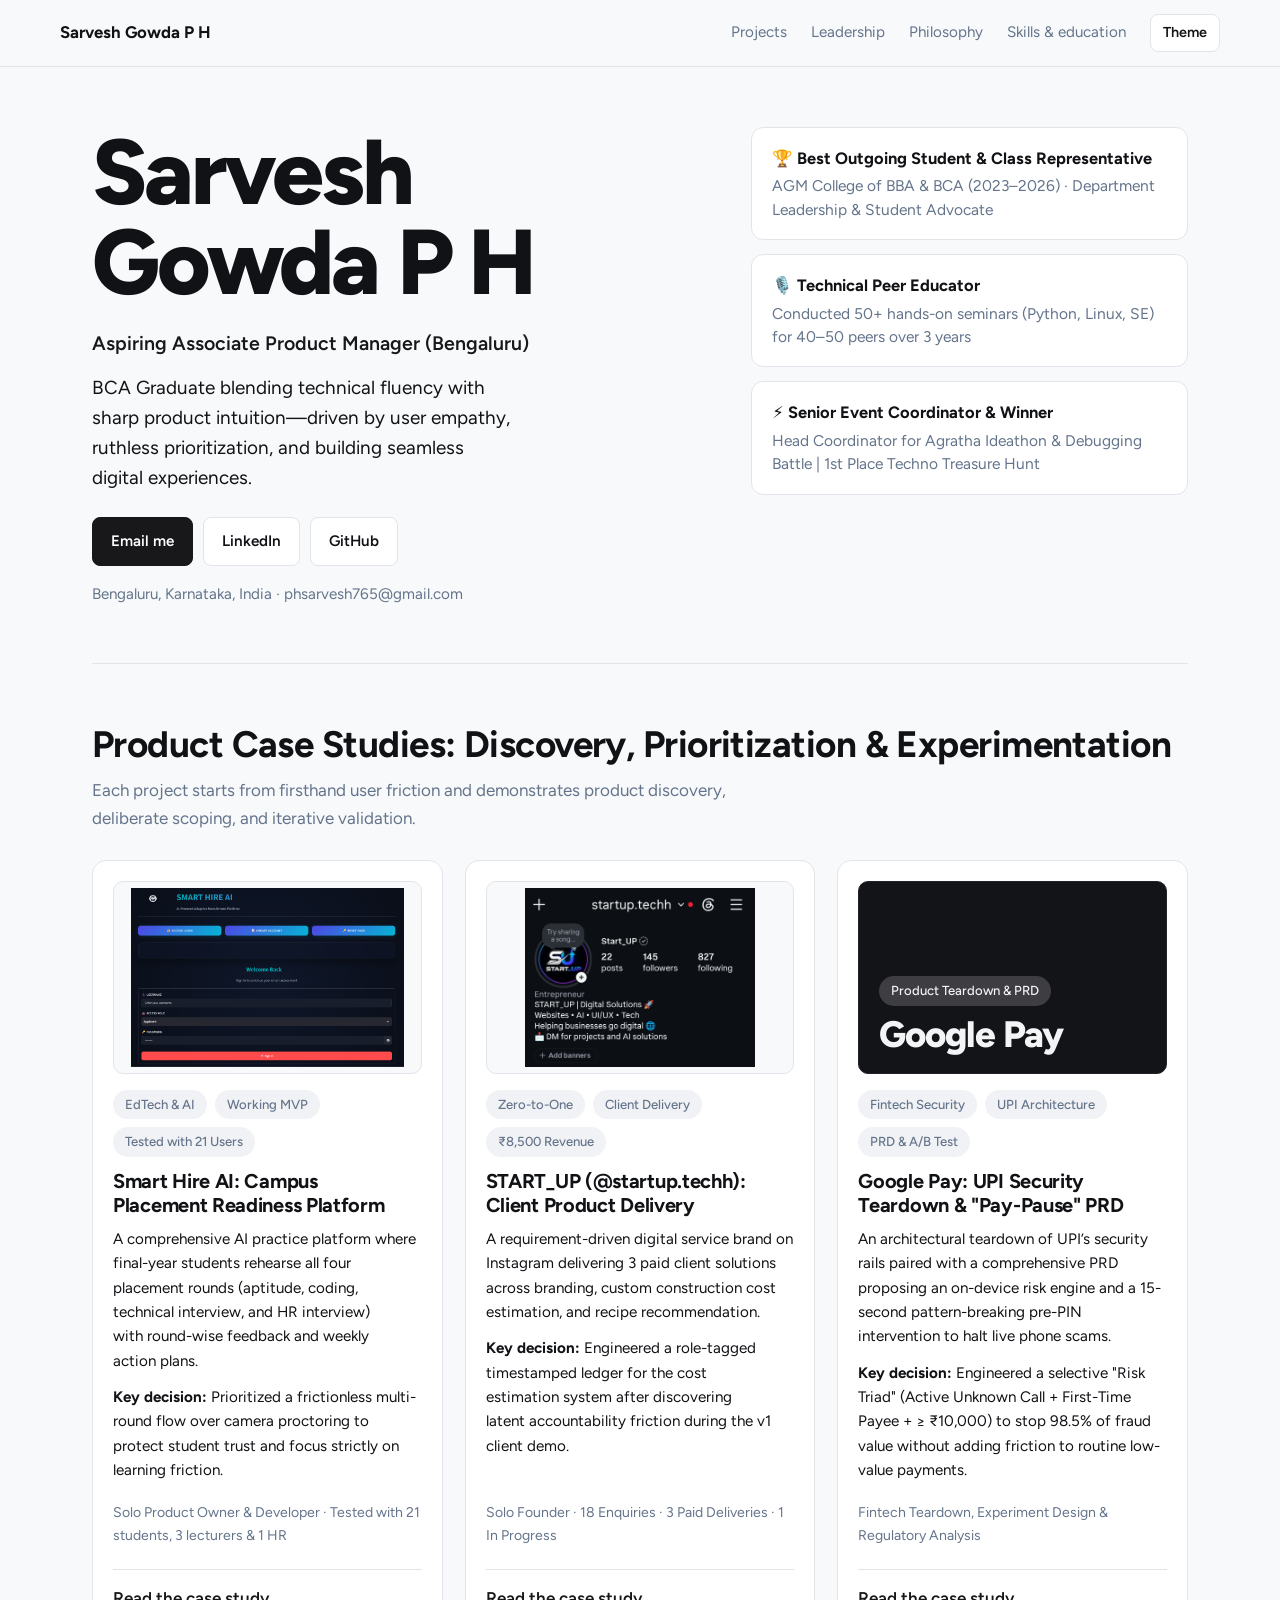
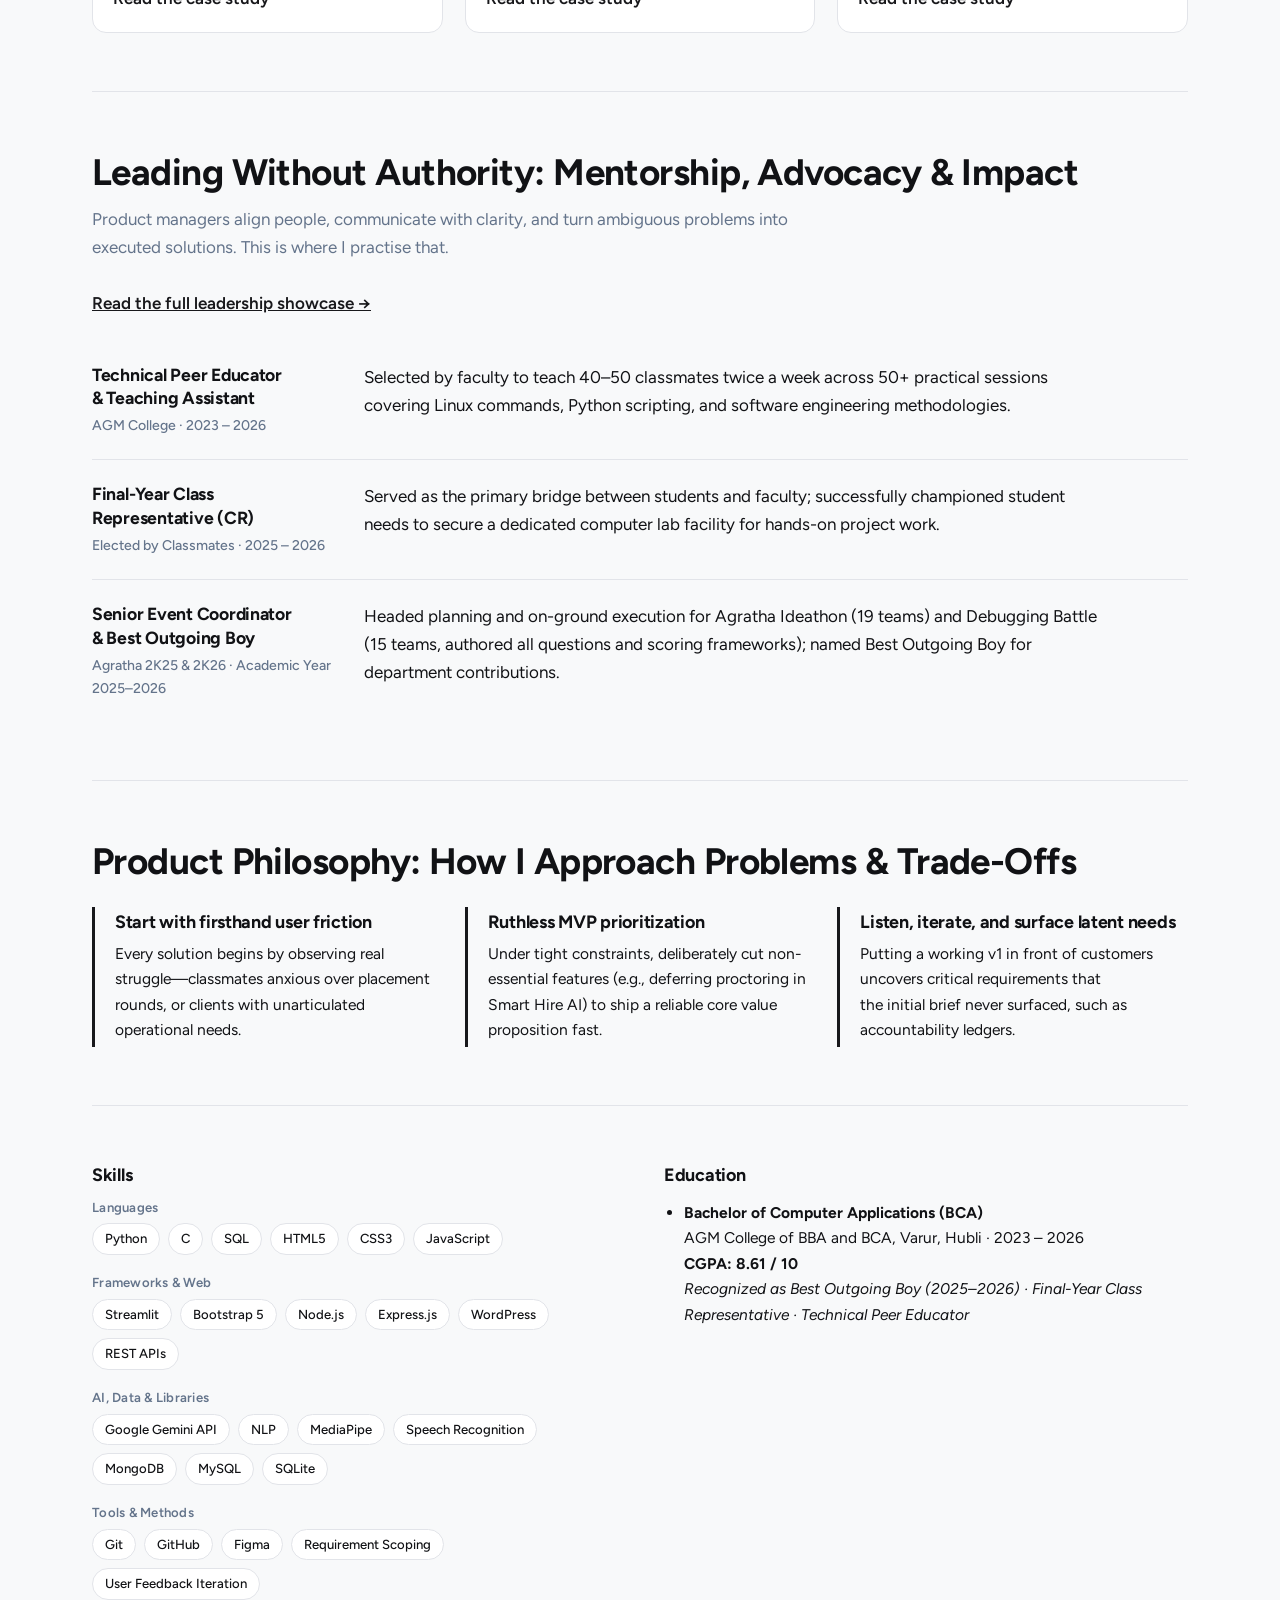
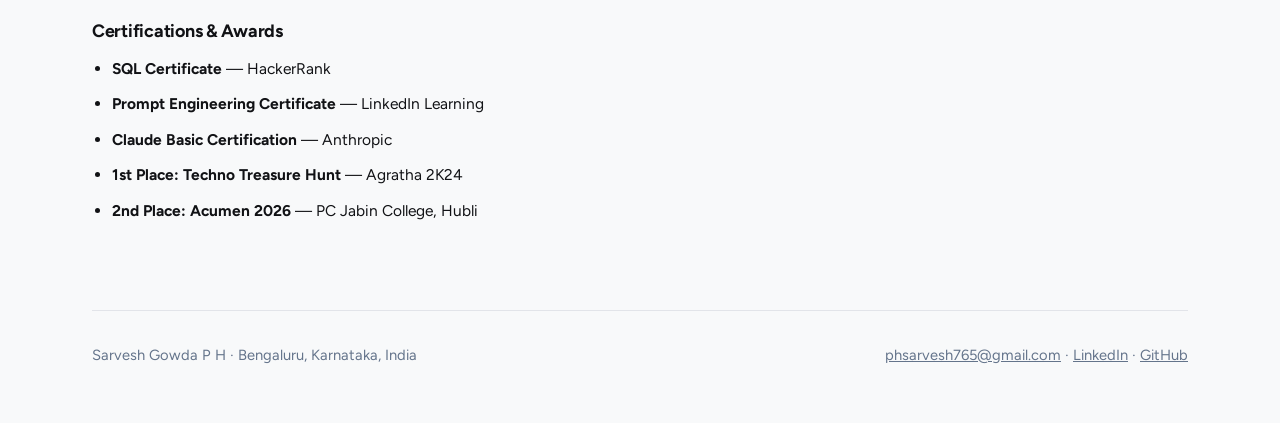
<file: index.html>
<!DOCTYPE html>
<html lang="en">
<head>
<meta charset="utf-8">
<meta name="viewport" content="width=device-width, initial-scale=1, viewport-fit=cover">
<title>Sarvesh Gowda P H | Associate Product Manager Portfolio</title>
<meta name="description" content="BCA Graduate (8.61 CGPA) blending technical fluency with sharp product intuition—driven by user empathy, ruthless prioritization, and building seamless digital experiences.">
<meta property="og:type" content="website">
<meta property="og:title" content="Sarvesh Gowda P H | Associate Product Manager Portfolio">
<meta property="og:description" content="BCA Graduate (8.61 CGPA) blending technical fluency with sharp product intuition—driven by user empathy, ruthless prioritization, and building seamless digital experiences.">
<meta property="og:url" content="https://phsarvesh765-max.github.io/Product_Portfolio/">
<meta name="twitter:card" content="summary_large_image">
<meta name="twitter:title" content="Sarvesh Gowda P H | Associate Product Manager Portfolio">
<meta name="twitter:description" content="BCA Graduate (8.61 CGPA) blending technical fluency with sharp product intuition—driven by user empathy, ruthless prioritization, and building seamless digital experiences.">
<link rel="icon" href="favicon.svg" type="image/svg+xml">
<link rel="preconnect" href="https://fonts.googleapis.com"><link rel="preconnect" href="https://fonts.gstatic.com" crossorigin>
<link href="https://fonts.googleapis.com/css2?family=Figtree:wght@400;500;600;700;800&display=swap" rel="stylesheet">
<link rel="stylesheet" href="style.css">
</head>
<body>
<div class="barwrap"><div class="w bar"><a class="name" href="#top">Sarvesh Gowda P H</a>
<button class="menu-btn" type="button" aria-expanded="false" aria-controls="mainnav">Menu</button>
<nav class="nav hasmenu" id="mainnav" aria-label="Primary"><a href="#projects">Projects</a><a href="#leadership">Leadership</a><a href="#approach">Philosophy</a><a href="#about">Skills &amp; education</a><button class="tbtn" type="button" aria-label="Switch light or dark theme">Theme</button></nav></div></div>
<main class="w home-wrap" id="top">
<header class="hero home">
<div><h1>Sarvesh Gowda P H</h1>
<p class="role">Aspiring Associate Product Manager (Bengaluru)</p>
<p class="vp">BCA Graduate blending technical fluency with sharp product intuition—driven by user empathy, ruthless prioritization, and building seamless digital experiences.</p>
<div class="contact">
  <a class="btn main" href="mailto:phsarvesh765@gmail.com">Email me</a>
  <a class="btn" href="https://www.linkedin.com/in/sarveshgowda-p-hiregowdar-087630279" target="_blank" rel="noopener">LinkedIn</a>
  <a class="btn" href="https://github.com/phsarvesh765-max" target="_blank" rel="noopener">GitHub</a>
</div>
<p class="loc">Bengaluru, Karnataka, India · phsarvesh765@gmail.com</p></div>
<ul class="pills">
<li class="pill"><b>🏆 Best Outgoing Student &amp; Class Representative</b><span>AGM College of BBA &amp; BCA (2023–2026) · Department Leadership &amp; Student Advocate</span></li>
<li class="pill"><b>🎙️ Technical Peer Educator</b><span>Conducted 50+ hands-on seminars (Python, Linux, SE) for 40–50 peers over 3 years</span></li>
<li class="pill"><b>⚡ Senior Event Coordinator &amp; Winner</b><span>Head Coordinator for Agratha Ideathon &amp; Debugging Battle | 1st Place Techno Treasure Hunt</span></li></ul>
</header>

<section class="blk" id="projects"><h2>Product Case Studies: Discovery, Prioritization &amp; Experimentation</h2>
<p class="lede">Each project starts from firsthand user friction and demonstrates product discovery, deliberate scoping, and iterative validation.</p>
<div class="grid">
<a class="card" href="smart-hire-ai.html">
<div class="thumb"><img src="images/sh-login.png" alt="Smart Hire AI Platform Interface" loading="lazy"></div>
<div class="tags"><span class="chip">EdTech &amp; AI</span><span class="chip">Working MVP</span><span class="chip">Tested with 21 Users</span></div>
<h3>Smart Hire AI: Campus Placement Readiness Platform</h3>
<p>A comprehensive AI practice platform where final-year students rehearse all four placement rounds (aptitude, coding, technical interview, and HR interview) with round-wise feedback and weekly action plans.</p>
<p><span class="k">Key decision:</span> Prioritized a frictionless multi-round flow over camera proctoring to protect student trust and focus strictly on learning friction.</p>
<p class="meta2">Solo Product Owner &amp; Developer · Tested with 21 students, 3 lecturers &amp; 1 HR</p><span class="go">Read the case study</span></a>

<a class="card" href="startup-techh.html">
<div class="thumb"><img src="images/su-instagram.jpg" alt="START_UP Instagram Profile @startup.techh" loading="lazy"></div>
<div class="tags"><span class="chip">Zero-to-One</span><span class="chip">Client Delivery</span><span class="chip">₹8,500 Revenue</span></div>
<h3>START_UP (@startup.techh): Client Product Delivery</h3>
<p>A requirement-driven digital service brand on Instagram delivering 3 paid client solutions across branding, custom construction cost estimation, and recipe recommendation.</p>
<p><span class="k">Key decision:</span> Engineered a role-tagged timestamped ledger for the cost estimation system after discovering latent accountability friction during the v1 client demo.</p>
<p class="meta2">Solo Founder · 18 Enquiries · 3 Paid Deliveries · 1 In Progress</p><span class="go">Read the case study</span></a>

<a class="card" href="gpay-teardown.html">
<div class="thumb type" aria-hidden="true" style="background:#131418; border-color:#22242B; color:#F3F4F6;">
  <span class="chip">Product Teardown &amp; PRD</span>
  <b>Google Pay</b>
</div>
<div class="tags"><span class="chip">Fintech Security</span><span class="chip">UPI Architecture</span><span class="chip">PRD &amp; A/B Test</span></div>
<h3>Google Pay: UPI Security Teardown &amp; "Pay-Pause" PRD</h3>
<p>An architectural teardown of UPI’s security rails paired with a comprehensive PRD proposing an on-device risk engine and a 15-second pattern-breaking pre-PIN intervention to halt live phone scams.</p>
<p><span class="k">Key decision:</span> Engineered a selective "Risk Triad" (Active Unknown Call + First-Time Payee + &ge; ₹10,000) to stop 98.5% of fraud value without adding friction to routine low-value payments.</p>
<p class="meta2">Fintech Teardown, Experiment Design &amp; Regulatory Analysis</p><span class="go">Read the case study</span></a>
</div></section>

<section class="blk" id="leadership"><h2>Leading Without Authority: Mentorship, Advocacy &amp; Impact</h2>
<p class="lede">Product managers align people, communicate with clarity, and turn ambiguous problems into executed solutions. This is where I practise that.</p>
<a class="lead-link" href="leadership.html">Read the full leadership showcase →</a>
<div class="lead">
<div><div><h3>Technical Peer Educator &amp; Teaching Assistant</h3><small>AGM College · 2023 – 2026</small></div><p>Selected by faculty to teach 40–50 classmates twice a week across 50+ practical sessions covering Linux commands, Python scripting, and software engineering methodologies.</p></div>
<div><div><h3>Final-Year Class Representative (CR)</h3><small>Elected by Classmates · 2025 – 2026</small></div><p>Served as the primary bridge between students and faculty; successfully championed student needs to secure a dedicated computer lab facility for hands-on project work.</p></div>
<div><div><h3>Senior Event Coordinator &amp; Best Outgoing Boy</h3><small>Agratha 2K25 &amp; 2K26 · Academic Year 2025–2026</small></div><p>Headed planning and on-ground execution for Agratha Ideathon (19 teams) and Debugging Battle (15 teams, authored all questions and scoring frameworks); named Best Outgoing Boy for department contributions.</p></div>
</div></section>

<section class="blk" id="approach"><h2>Product Philosophy: How I Approach Problems &amp; Trade-Offs</h2>
<div class="three">
<div><h3>Start with firsthand user friction</h3><p>Every solution begins by observing real struggle—classmates anxious over placement rounds, or clients with unarticulated operational needs.</p></div>
<div><h3>Ruthless MVP prioritization</h3><p>Under tight constraints, deliberately cut non-essential features (e.g., deferring proctoring in Smart Hire AI) to ship a reliable core value proposition fast.</p></div>
<div><h3>Listen, iterate, and surface latent needs</h3><p>Putting a working v1 in front of customers uncovers critical requirements that the initial brief never surfaced, such as accountability ledgers.</p></div>
</div></section>

<section class="blk" id="about"><div class="foot">
<div><h3>Skills</h3>
<div class="sg"><h4>Languages</h4><div class="chips"><span class="chip">Python</span><span class="chip">C</span><span class="chip">SQL</span><span class="chip">HTML5</span><span class="chip">CSS3</span><span class="chip">JavaScript</span></div></div>
<div class="sg"><h4>Frameworks &amp; Web</h4><div class="chips"><span class="chip">Streamlit</span><span class="chip">Bootstrap 5</span><span class="chip">Node.js</span><span class="chip">Express.js</span><span class="chip">WordPress</span><span class="chip">REST APIs</span></div></div>
<div class="sg"><h4>AI, Data &amp; Libraries</h4><div class="chips"><span class="chip">Google Gemini API</span><span class="chip">NLP</span><span class="chip">MediaPipe</span><span class="chip">Speech Recognition</span><span class="chip">MongoDB</span><span class="chip">MySQL</span><span class="chip">SQLite</span></div></div>
<div class="sg"><h4>Tools &amp; Methods</h4><div class="chips"><span class="chip">Git</span><span class="chip">GitHub</span><span class="chip">Figma</span><span class="chip">Requirement Scoping</span><span class="chip">User Feedback Iteration</span></div></div>
<h3>Certifications &amp; Awards</h3>
<ul>
  <li><b>SQL Certificate</b> — HackerRank</li>
  <li><b>Prompt Engineering Certificate</b> — LinkedIn Learning</li>
  <li><b>Claude Basic Certification</b> — Anthropic</li>
  <li><b>1st Place: Techno Treasure Hunt</b> — Agratha 2K24</li>
  <li><b>2nd Place: Acumen 2026</b> — PC Jabin College, Hubli</li>
</ul></div>
<div><h3>Education</h3><ul>
  <li><b>Bachelor of Computer Applications (BCA)</b><br>
  AGM College of BBA and BCA, Varur, Hubli · 2023 – 2026<br>
  <b>CGPA: 8.61 / 10</b><br>
  <em>Recognized as Best Outgoing Boy (2025–2026) · Final-Year Class Representative · Technical Peer Educator</em></li>
</ul></div>
</div></section>
<div class="end"><span>Sarvesh Gowda P H · Bengaluru, Karnataka, India</span><span><a href="mailto:phsarvesh765@gmail.com">phsarvesh765@gmail.com</a> · <a href="https://www.linkedin.com/in/sarveshgowda-p-hiregowdar-087630279" target="_blank" rel="noopener">LinkedIn</a> · <a href="https://github.com/phsarvesh765-max" target="_blank" rel="noopener">GitHub</a></span></div>
</main>
<script src="site.js"></script>
</body></html>
</file>
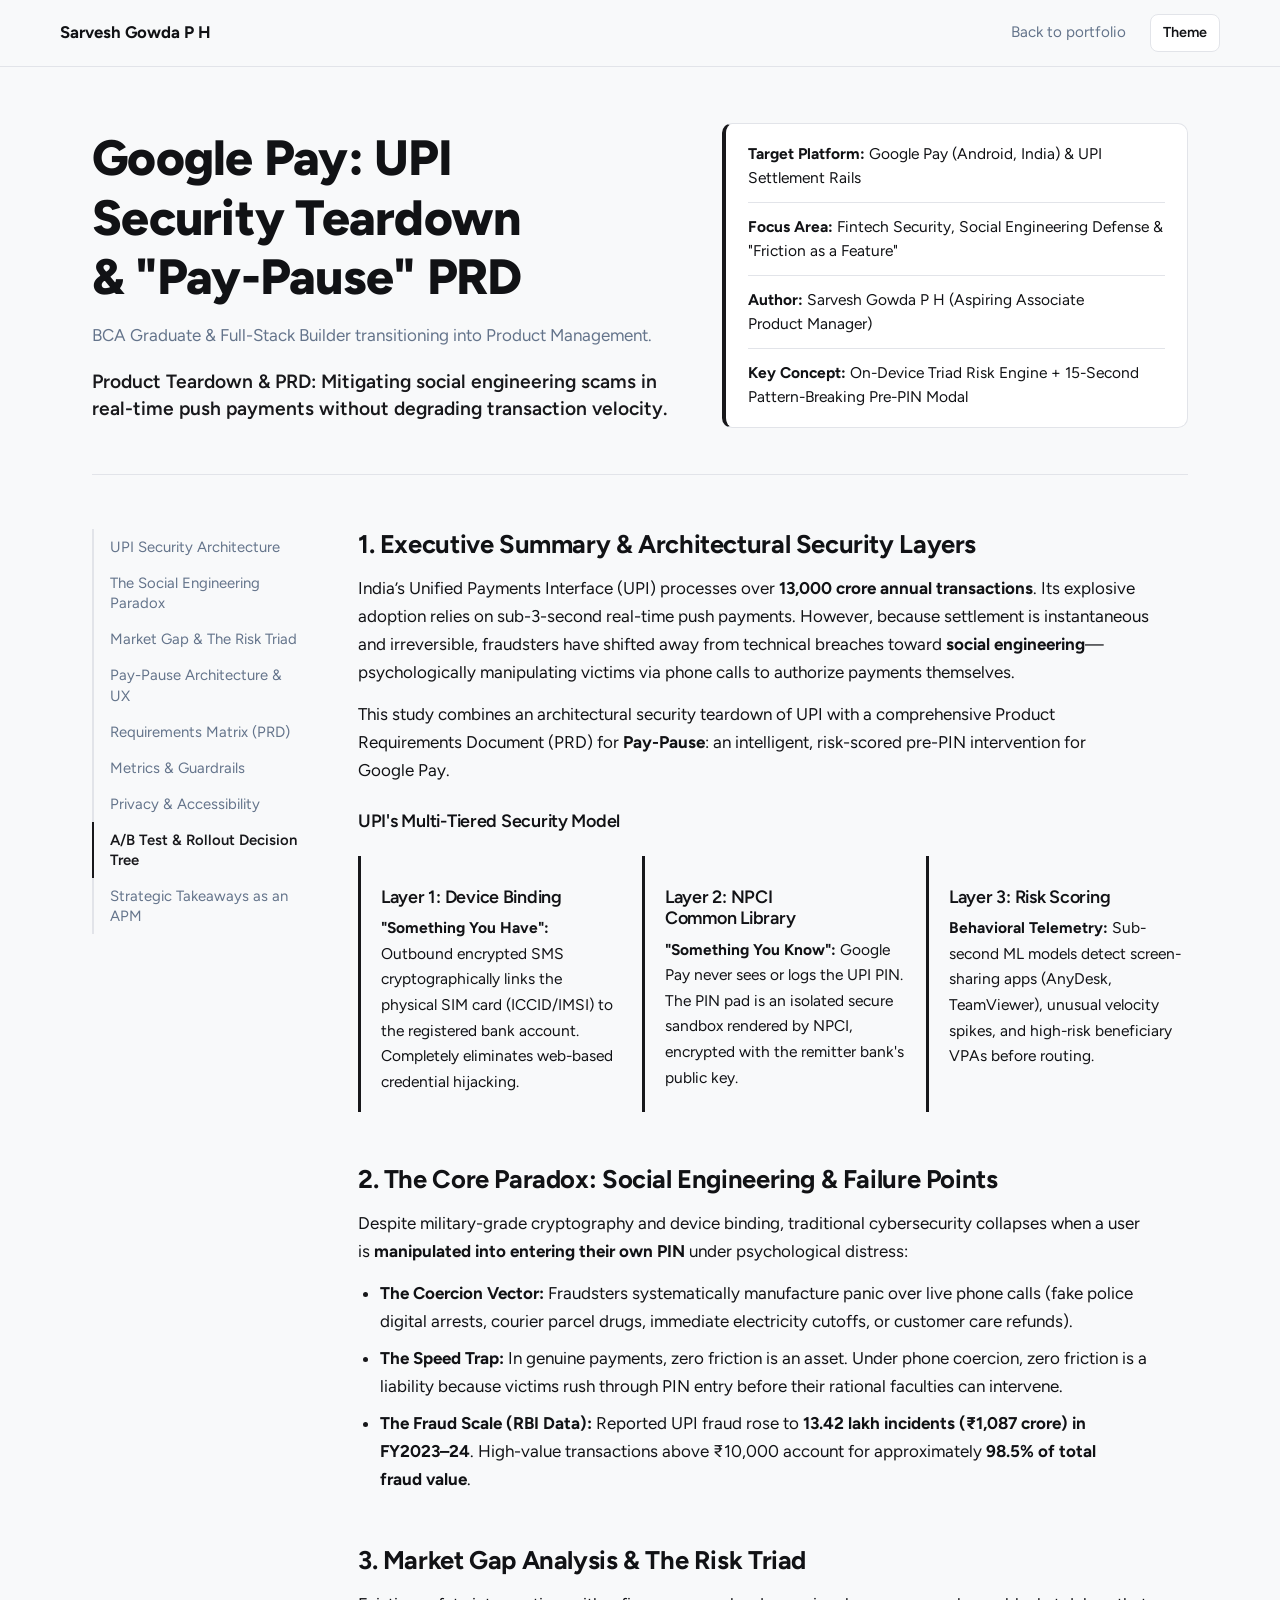
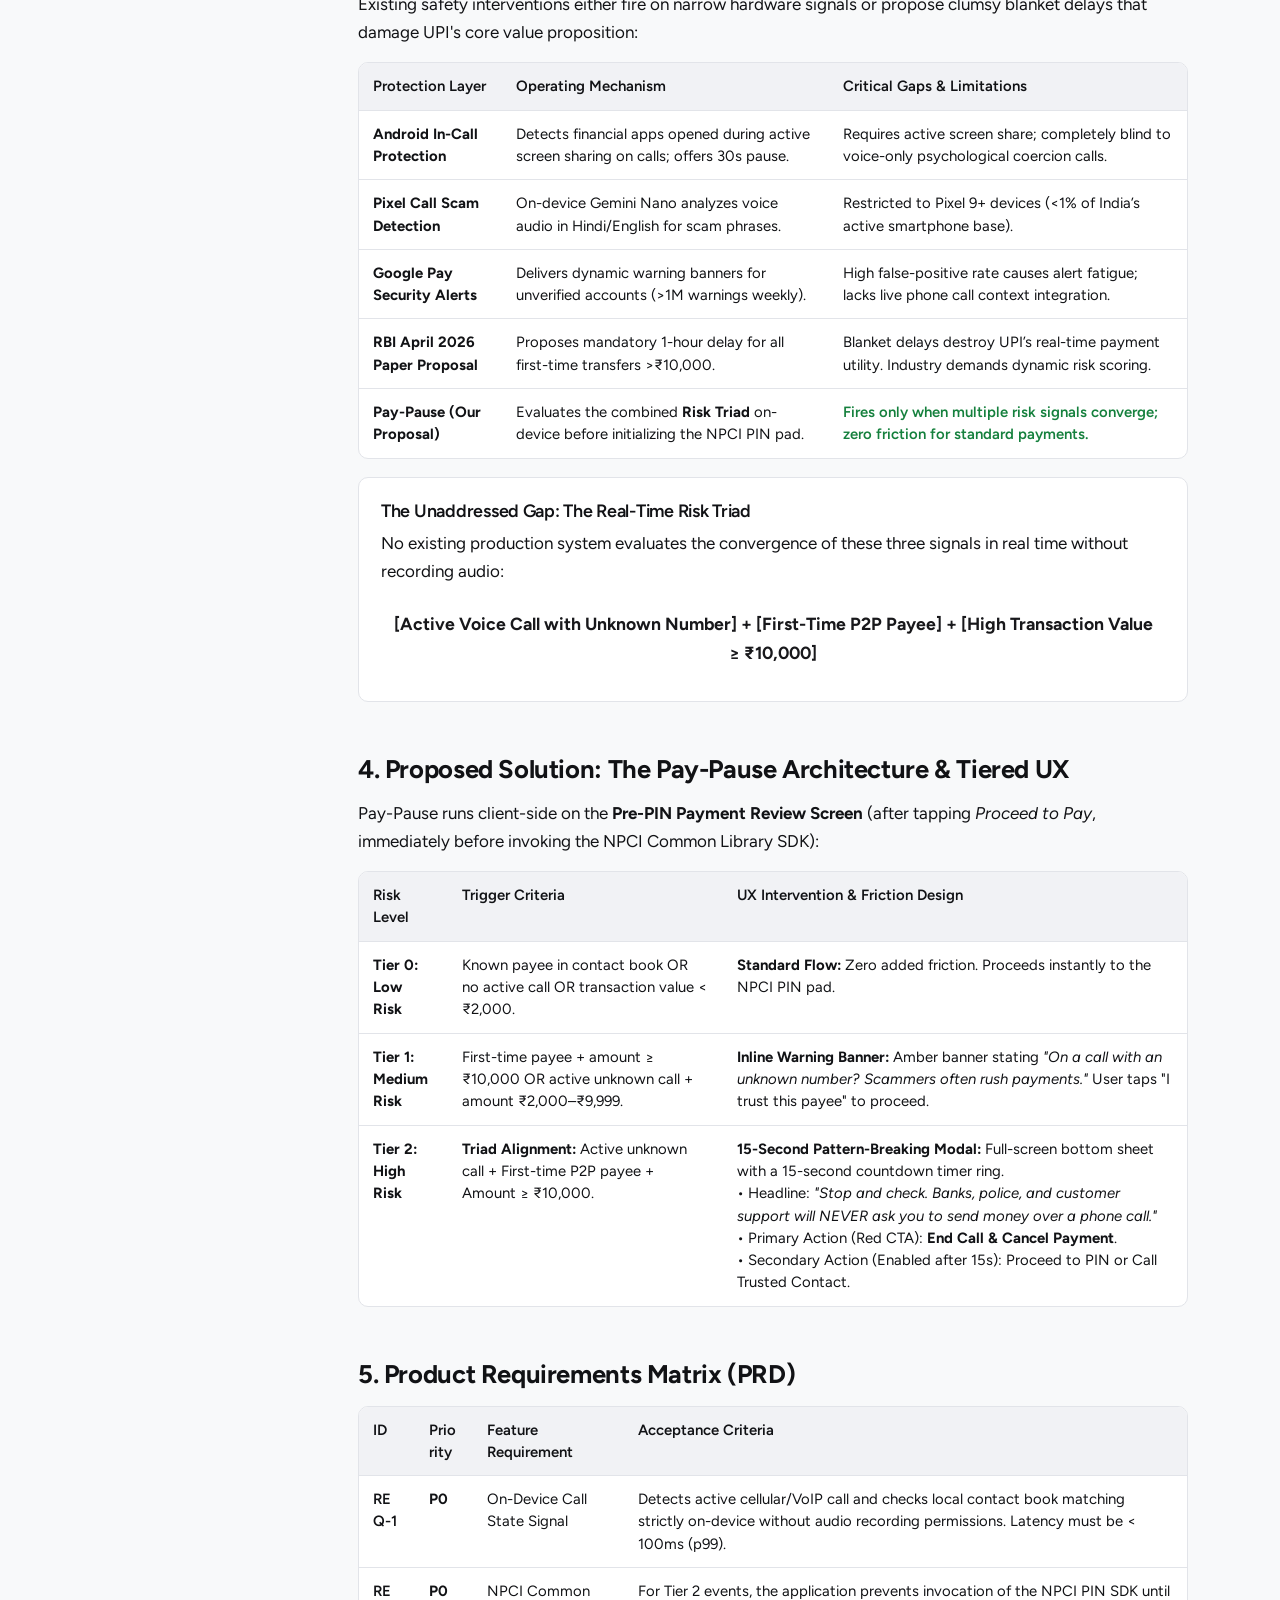
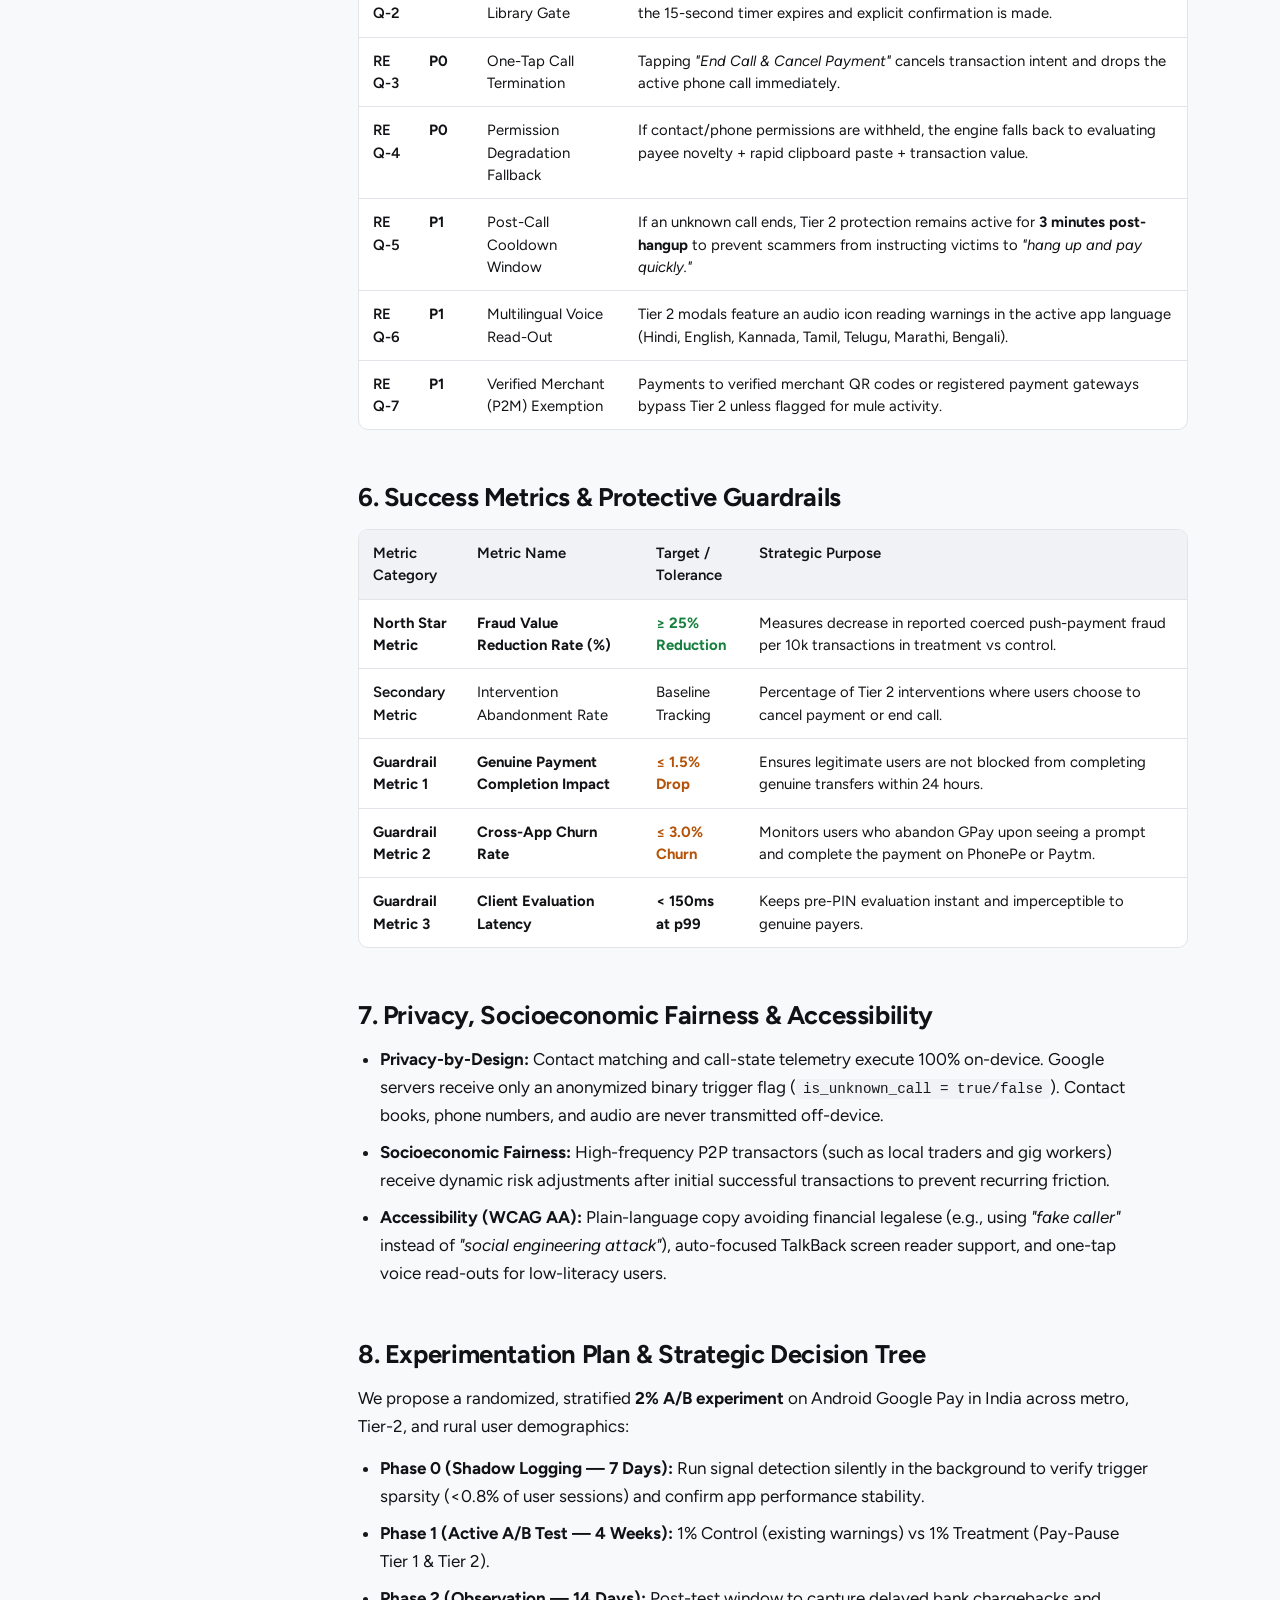
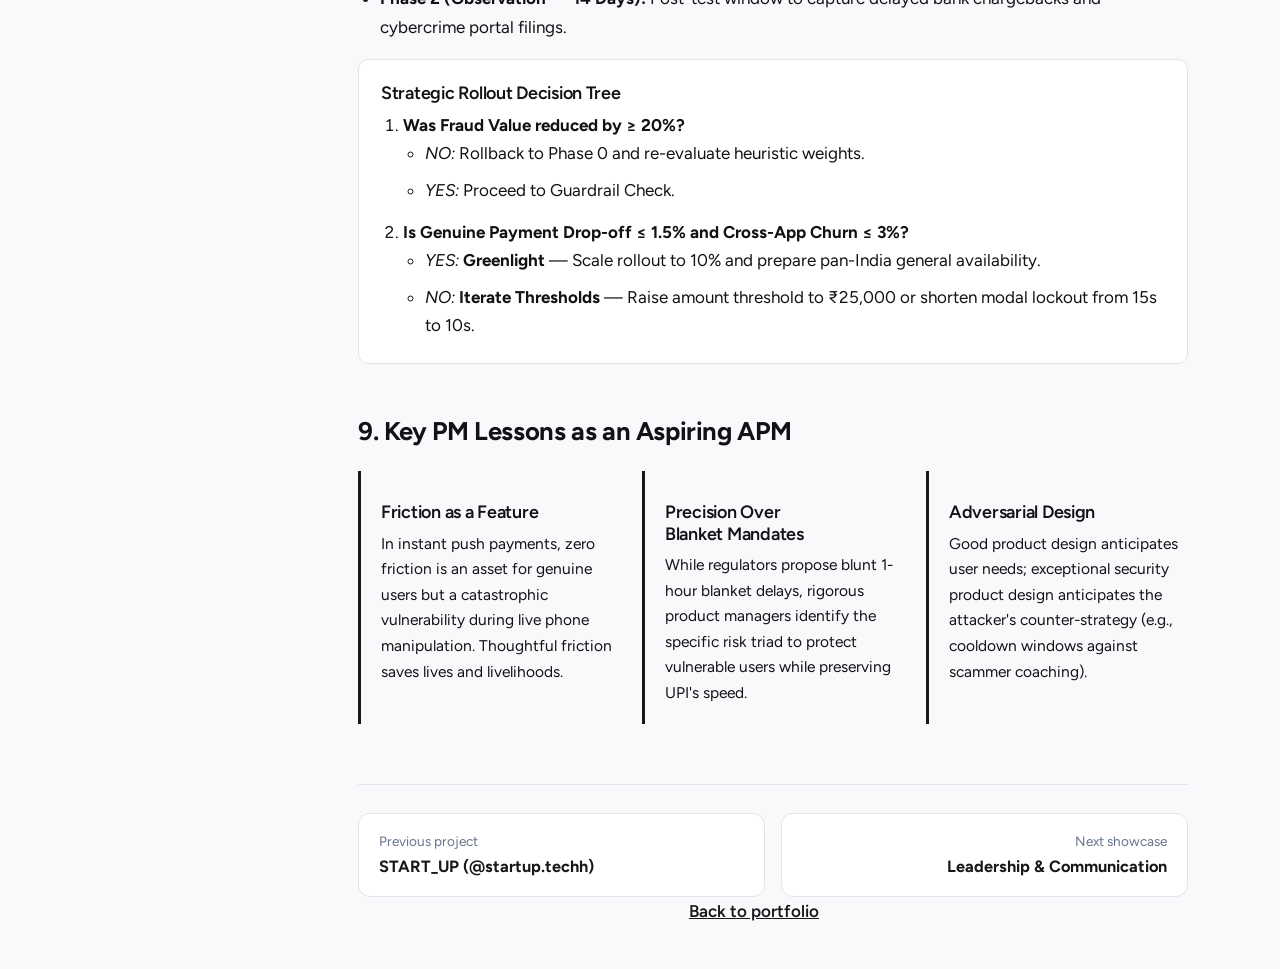
<file: gpay-teardown.html>
<!DOCTYPE html>
<html lang="en">
<head>
<meta charset="utf-8">
<meta name="viewport" content="width=device-width, initial-scale=1, viewport-fit=cover">
<title>Google Pay &amp; UPI Security Teardown | Pay-Pause PRD | Sarvesh Gowda P H</title>
<meta name="description" content="End-to-End UPI Security Architecture Teardown & Proposed Pay-Pause Scam Protection PRD for Google Pay by Sarvesh Gowda P H.">
<meta property="og:type" content="website">
<meta property="og:title" content="Google Pay &amp; UPI Security Teardown | Pay-Pause PRD | Sarvesh Gowda P H">
<meta property="og:description" content="End-to-End UPI Security Architecture Teardown & Proposed Pay-Pause Scam Protection PRD for Google Pay by Sarvesh Gowda P H.">
<meta property="og:url" content="https://phsarvesh765-max.github.io/Product_Portfolio/gpay-teardown.html">
<link rel="icon" href="favicon.svg" type="image/svg+xml">
<link rel="preconnect" href="https://fonts.googleapis.com"><link rel="preconnect" href="https://fonts.gstatic.com" crossorigin>
<link href="https://fonts.googleapis.com/css2?family=Figtree:wght@400;500;600;700;800&display=swap" rel="stylesheet">
<link rel="stylesheet" href="style.css">
</head>
<body>
<div id="progress"></div>
<div class="barwrap"><div class="w bar"><a class="name" href="index.html">Sarvesh Gowda P H</a><nav class="nav" aria-label="Primary"><a href="index.html">Back to portfolio</a><button class="tbtn" type="button" aria-label="Switch light or dark theme">Theme</button></nav></div></div>
<main class="w">
<header class="hero">
  <div>
    <h1>Google Pay: UPI Security Teardown &amp; "Pay-Pause" PRD</h1>
    <p class="byline">BCA Graduate &amp; Full-Stack Builder transitioning into Product Management.</p>
    <p class="sub">Product Teardown &amp; PRD: Mitigating social engineering scams in real-time push payments without degrading transaction velocity.</p>
  </div>
  <div class="meta">
    <p><b>Target Platform:</b> Google Pay (Android, India) &amp; UPI Settlement Rails</p>
    <p><b>Focus Area:</b> Fintech Security, Social Engineering Defense &amp; "Friction as a Feature"</p>
    <p><b>Author:</b> Sarvesh Gowda P H (Aspiring Associate Product Manager)</p>
    <p><b>Key Concept:</b> On-Device Triad Risk Engine + 15-Second Pattern-Breaking Pre-PIN Modal</p>
  </div>
</header>

<div class="layout">
<nav class="rail" aria-label="Sections">
  <a href="#s1">UPI Security Architecture</a>
  <a href="#s2">The Social Engineering Paradox</a>
  <a href="#s3">Market Gap &amp; The Risk Triad</a>
  <a href="#s4">Pay-Pause Architecture &amp; UX</a>
  <a href="#s5">Requirements Matrix (PRD)</a>
  <a href="#s6">Metrics &amp; Guardrails</a>
  <a href="#s7">Privacy &amp; Accessibility</a>
  <a href="#s8">A/B Test &amp; Rollout Decision Tree</a>
  <a href="#s9">Strategic Takeaways as an APM</a>
</nav>

<div class="content">

  <section id="s1">
    <h2>1. Executive Summary &amp; Architectural Security Layers</h2>
    <p>India’s Unified Payments Interface (UPI) processes over <b>13,000 crore annual transactions</b>. Its explosive adoption relies on sub-3-second real-time push payments. However, because settlement is instantaneous and irreversible, fraudsters have shifted away from technical breaches toward <b>social engineering</b>—psychologically manipulating victims via phone calls to authorize payments themselves.</p>
    <p>This study combines an architectural security teardown of UPI with a comprehensive Product Requirements Document (PRD) for <b>Pay-Pause</b>: an intelligent, risk-scored pre-PIN intervention for Google Pay.</p>

    <h3>UPI's Multi-Tiered Security Model</h3>
    <div class="three">
      <div>
        <h3>Layer 1: Device Binding</h3>
        <p><b>"Something You Have":</b> Outbound encrypted SMS cryptographically links the physical SIM card (ICCID/IMSI) to the registered bank account. Completely eliminates web-based credential hijacking.</p>
      </div>
      <div>
        <h3>Layer 2: NPCI Common Library</h3>
        <p><b>"Something You Know":</b> Google Pay never sees or logs the UPI PIN. The PIN pad is an isolated secure sandbox rendered by NPCI, encrypted with the remitter bank's public key.</p>
      </div>
      <div>
        <h3>Layer 3: Risk Scoring</h3>
        <p><b>Behavioral Telemetry:</b> Sub-second ML models detect screen-sharing apps (AnyDesk, TeamViewer), unusual velocity spikes, and high-risk beneficiary VPAs before routing.</p>
      </div>
    </div>
  </section>

  <section id="s2">
    <h2>2. The Core Paradox: Social Engineering &amp; Failure Points</h2>
    <p>Despite military-grade cryptography and device binding, traditional cybersecurity collapses when a user is <b>manipulated into entering their own PIN</b> under psychological distress:</p>
    <ul>
      <li><b>The Coercion Vector:</b> Fraudsters systematically manufacture panic over live phone calls (fake police digital arrests, courier parcel drugs, immediate electricity cutoffs, or customer care refunds).</li>
      <li><b>The Speed Trap:</b> In genuine payments, zero friction is an asset. Under phone coercion, zero friction is a liability because victims rush through PIN entry before their rational faculties can intervene.</li>
      <li><b>The Fraud Scale (RBI Data):</b> Reported UPI fraud rose to <b>13.42 lakh incidents (₹1,087 crore) in FY2023–24</b>. High-value transactions above ₹10,000 account for approximately <b>98.5% of total fraud value</b>.</li>
    </ul>
  </section>

  <section id="s3">
    <h2>3. Market Gap Analysis &amp; The Risk Triad</h2>
    <p>Existing safety interventions either fire on narrow hardware signals or propose clumsy blanket delays that damage UPI's core value proposition:</p>

    <div class="scroll" role="region" aria-label="Market Gap Analysis Table" tabindex="0">
      <table>
        <thead>
          <tr><th>Protection Layer</th><th>Operating Mechanism</th><th>Critical Gaps &amp; Limitations</th></tr>
        </thead>
        <tbody>
          <tr>
            <td><b>Android In-Call Protection</b></td>
            <td>Detects financial apps opened during active screen sharing on calls; offers 30s pause.</td>
            <td>Requires active screen share; completely blind to voice-only psychological coercion calls.</td>
          </tr>
          <tr>
            <td><b>Pixel Call Scam Detection</b></td>
            <td>On-device Gemini Nano analyzes voice audio in Hindi/English for scam phrases.</td>
            <td>Restricted to Pixel 9+ devices (&lt;1% of India’s active smartphone base).</td>
          </tr>
          <tr>
            <td><b>Google Pay Security Alerts</b></td>
            <td>Delivers dynamic warning banners for unverified accounts (&gt;1M warnings weekly).</td>
            <td>High false-positive rate causes alert fatigue; lacks live phone call context integration.</td>
          </tr>
          <tr>
            <td><b>RBI April 2026 Paper Proposal</b></td>
            <td>Proposes mandatory 1-hour delay for all first-time transfers &gt;₹10,000.</td>
            <td>Blanket delays destroy UPI’s real-time payment utility. Industry demands dynamic risk scoring.</td>
          </tr>
          <tr>
            <td><b>Pay-Pause (Our Proposal)</b></td>
            <td>Evaluates the combined <b>Risk Triad</b> on-device before initializing the NPCI PIN pad.</td>
            <td class="shipped">Fires only when multiple risk signals converge; zero friction for standard payments.</td>
          </tr>
        </tbody>
      </table>
    </div>

    <div class="persona">
      <h3>The Unaddressed Gap: The Real-Time Risk Triad</h3>
      <p>No existing production system evaluates the convergence of these three signals in real time without recording audio:</p>
      <p style="font-size:1.1rem; font-weight:700; color:var(--accent); text-align:center; padding:10px 0;">
        [Active Voice Call with Unknown Number] + [First-Time P2P Payee] + [High Transaction Value &ge; ₹10,000]
      </p>
    </div>
  </section>

  <section id="s4">
    <h2>4. Proposed Solution: The Pay-Pause Architecture &amp; Tiered UX</h2>
    <p>Pay-Pause runs client-side on the <b>Pre-PIN Payment Review Screen</b> (after tapping <em>Proceed to Pay</em>, immediately before invoking the NPCI Common Library SDK):</p>

    <div class="scroll" role="region" aria-label="Tiered UX Matrix Table" tabindex="0">
      <table>
        <thead>
          <tr><th>Risk Level</th><th>Trigger Criteria</th><th>UX Intervention &amp; Friction Design</th></tr>
        </thead>
        <tbody>
          <tr>
            <td><b>Tier 0: Low Risk</b></td>
            <td>Known payee in contact book OR no active call OR transaction value &lt; ₹2,000.</td>
            <td><b>Standard Flow:</b> Zero added friction. Proceeds instantly to the NPCI PIN pad.</td>
          </tr>
          <tr>
            <td><b>Tier 1: Medium Risk</b></td>
            <td>First-time payee + amount &ge; ₹10,000 OR active unknown call + amount ₹2,000–₹9,999.</td>
            <td><b>Inline Warning Banner:</b> Amber banner stating <em>"On a call with an unknown number? Scammers often rush payments."</em> User taps "I trust this payee" to proceed.</td>
          </tr>
          <tr>
            <td><b>Tier 2: High Risk</b></td>
            <td><b>Triad Alignment:</b> Active unknown call + First-time P2P payee + Amount &ge; ₹10,000.</td>
            <td><b>15-Second Pattern-Breaking Modal:</b> Full-screen bottom sheet with a 15-second countdown timer ring.<br>
            • Headline: <em>"Stop and check. Banks, police, and customer support will NEVER ask you to send money over a phone call."</em><br>
            • Primary Action (Red CTA): <b>End Call &amp; Cancel Payment</b>.<br>
            • Secondary Action (Enabled after 15s): Proceed to PIN or Call Trusted Contact.</td>
          </tr>
        </tbody>
      </table>
    </div>
  </section>

  <section id="s5">
    <h2>5. Product Requirements Matrix (PRD)</h2>
    <div class="scroll" role="region" aria-label="PRD Requirements Matrix Table" tabindex="0">
      <table>
        <thead>
          <tr><th>ID</th><th>Priority</th><th>Feature Requirement</th><th>Acceptance Criteria</th></tr>
        </thead>
        <tbody>
          <tr><td>REQ-1</td><td><b>P0</b></td><td>On-Device Call State Signal</td><td>Detects active cellular/VoIP call and checks local contact book matching strictly on-device without audio recording permissions. Latency must be &lt; 100ms (p99).</td></tr>
          <tr><td>REQ-2</td><td><b>P0</b></td><td>NPCI Common Library Gate</td><td>For Tier 2 events, the application prevents invocation of the NPCI PIN SDK until the 15-second timer expires and explicit confirmation is made.</td></tr>
          <tr><td>REQ-3</td><td><b>P0</b></td><td>One-Tap Call Termination</td><td>Tapping <em>"End Call &amp; Cancel Payment"</em> cancels transaction intent and drops the active phone call immediately.</td></tr>
          <tr><td>REQ-4</td><td><b>P0</b></td><td>Permission Degradation Fallback</td><td>If contact/phone permissions are withheld, the engine falls back to evaluating payee novelty + rapid clipboard paste + transaction value.</td></tr>
          <tr><td>REQ-5</td><td><b>P1</b></td><td>Post-Call Cooldown Window</td><td>If an unknown call ends, Tier 2 protection remains active for <b>3 minutes post-hangup</b> to prevent scammers from instructing victims to <em>"hang up and pay quickly."</em></td></tr>
          <tr><td>REQ-6</td><td><b>P1</b></td><td>Multilingual Voice Read-Out</td><td>Tier 2 modals feature an audio icon reading warnings in the active app language (Hindi, English, Kannada, Tamil, Telugu, Marathi, Bengali).</td></tr>
          <tr><td>REQ-7</td><td><b>P1</b></td><td>Verified Merchant (P2M) Exemption</td><td>Payments to verified merchant QR codes or registered payment gateways bypass Tier 2 unless flagged for mule activity.</td></tr>
        </tbody>
      </table>
    </div>
  </section>

  <section id="s6">
    <h2>6. Success Metrics &amp; Protective Guardrails</h2>
    <div class="scroll" role="region" aria-label="Metrics Hierarchy Table" tabindex="0">
      <table>
        <thead>
          <tr><th>Metric Category</th><th>Metric Name</th><th>Target / Tolerance</th><th>Strategic Purpose</th></tr>
        </thead>
        <tbody>
          <tr>
            <td><b>North Star Metric</b></td>
            <td><b>Fraud Value Reduction Rate (%)</b></td>
            <td class="shipped"><b>&ge; 25% Reduction</b></td>
            <td>Measures decrease in reported coerced push-payment fraud per 10k transactions in treatment vs control.</td>
          </tr>
          <tr>
            <td>Secondary Metric</td>
            <td>Intervention Abandonment Rate</td>
            <td>Baseline Tracking</td>
            <td>Percentage of Tier 2 interventions where users choose to cancel payment or end call.</td>
          </tr>
          <tr>
            <td><b>Guardrail Metric 1</b></td>
            <td><b>Genuine Payment Completion Impact</b></td>
            <td class="cut"><b>&le; 1.5% Drop</b></td>
            <td>Ensures legitimate users are not blocked from completing genuine transfers within 24 hours.</td>
          </tr>
          <tr>
            <td><b>Guardrail Metric 2</b></td>
            <td><b>Cross-App Churn Rate</b></td>
            <td class="cut"><b>&le; 3.0% Churn</b></td>
            <td>Monitors users who abandon GPay upon seeing a prompt and complete the payment on PhonePe or Paytm.</td>
          </tr>
          <tr>
            <td><b>Guardrail Metric 3</b></td>
            <td><b>Client Evaluation Latency</b></td>
            <td><b>&lt; 150ms at p99</b></td>
            <td>Keeps pre-PIN evaluation instant and imperceptible to genuine payers.</td>
          </tr>
        </tbody>
      </table>
    </div>
  </section>

  <section id="s7">
    <h2>7. Privacy, Socioeconomic Fairness &amp; Accessibility</h2>
    <ul>
      <li><b>Privacy-by-Design:</b> Contact matching and call-state telemetry execute 100% on-device. Google servers receive only an anonymized binary trigger flag (<code>is_unknown_call = true/false</code>). Contact books, phone numbers, and audio are never transmitted off-device.</li>
      <li><b>Socioeconomic Fairness:</b> High-frequency P2P transactors (such as local traders and gig workers) receive dynamic risk adjustments after initial successful transactions to prevent recurring friction.</li>
      <li><b>Accessibility (WCAG AA):</b> Plain-language copy avoiding financial legalese (e.g., using <em>"fake caller"</em> instead of <em>"social engineering attack"</em>), auto-focused TalkBack screen reader support, and one-tap voice read-outs for low-literacy users.</li>
    </ul>
  </section>

  <section id="s8">
    <h2>8. Experimentation Plan &amp; Strategic Decision Tree</h2>
    <p>We propose a randomized, stratified <b>2% A/B experiment</b> on Android Google Pay in India across metro, Tier-2, and rural user demographics:</p>
    <ul>
      <li><b>Phase 0 (Shadow Logging — 7 Days):</b> Run signal detection silently in the background to verify trigger sparsity (&lt;0.8% of user sessions) and confirm app performance stability.</li>
      <li><b>Phase 1 (Active A/B Test — 4 Weeks):</b> 1% Control (existing warnings) vs 1% Treatment (Pay-Pause Tier 1 &amp; Tier 2).</li>
      <li><b>Phase 2 (Observation — 14 Days):</b> Post-test window to capture delayed bank chargebacks and cybercrime portal filings.</li>
    </ul>

    <div class="persona">
      <h3>Strategic Rollout Decision Tree</h3>
      <ol>
        <li><b>Was Fraud Value reduced by &ge; 20%?</b>
          <ul>
            <li><em>NO:</em> Rollback to Phase 0 and re-evaluate heuristic weights.</li>
            <li><em>YES:</em> Proceed to Guardrail Check.</li>
          </ul>
        </li>
        <li><b>Is Genuine Payment Drop-off &le; 1.5% and Cross-App Churn &le; 3%?</b>
          <ul>
            <li><em>YES:</em> <b>Greenlight</b> — Scale rollout to 10% and prepare pan-India general availability.</li>
            <li><em>NO:</em> <b>Iterate Thresholds</b> — Raise amount threshold to ₹25,000 or shorten modal lockout from 15s to 10s.</li>
          </ul>
        </li>
      </ol>
    </div>
  </section>

  <section id="s9">
    <h2>9. Key PM Lessons as an Aspiring APM</h2>
    <div class="three">
      <div>
        <h3>Friction as a Feature</h3>
        <p>In instant push payments, zero friction is an asset for genuine users but a catastrophic vulnerability during live phone manipulation. Thoughtful friction saves lives and livelihoods.</p>
      </div>
      <div>
        <h3>Precision Over Blanket Mandates</h3>
        <p>While regulators propose blunt 1-hour blanket delays, rigorous product managers identify the specific risk triad to protect vulnerable users while preserving UPI's speed.</p>
      </div>
      <div>
        <h3>Adversarial Design</h3>
        <p>Good product design anticipates user needs; exceptional security product design anticipates the attacker's counter-strategy (e.g., cooldown windows against scammer coaching).</p>
      </div>
    </div>
  </section>

  <nav class="pager" aria-label="Project navigation">
    <a class="prev" href="startup-techh.html"><small>Previous project</small><b>START_UP (@startup.techh)</b></a>
    <a class="next" href="leadership.html"><small>Next showcase</small><b>Leadership &amp; Communication</b></a>
  </nav>
  <p class="back"><a href="index.html">Back to portfolio</a></p>

</div>
</div>
</main>
<dialog id="lb" aria-label="Enlarged screenshot"><button type="button">Close</button><img alt=""></dialog>
<script src="site.js"></script>
</body>
</html>
</file>
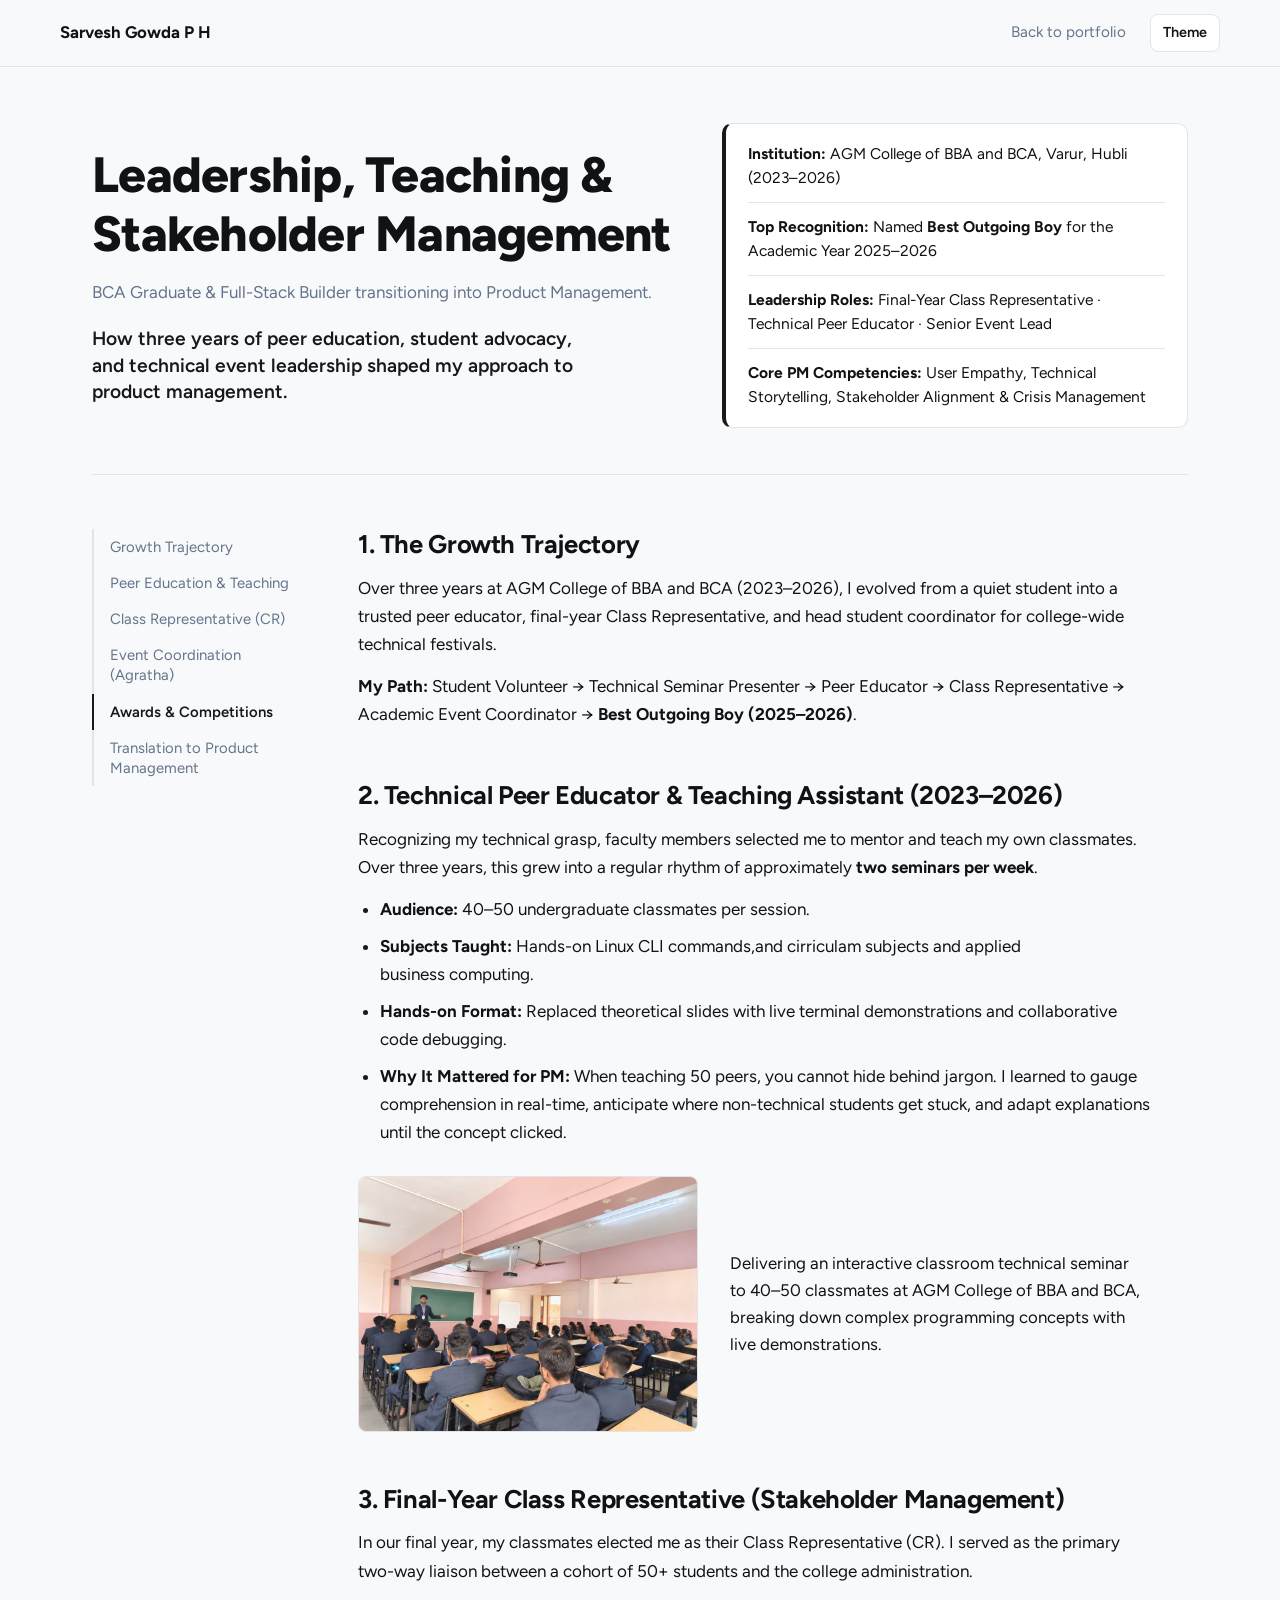
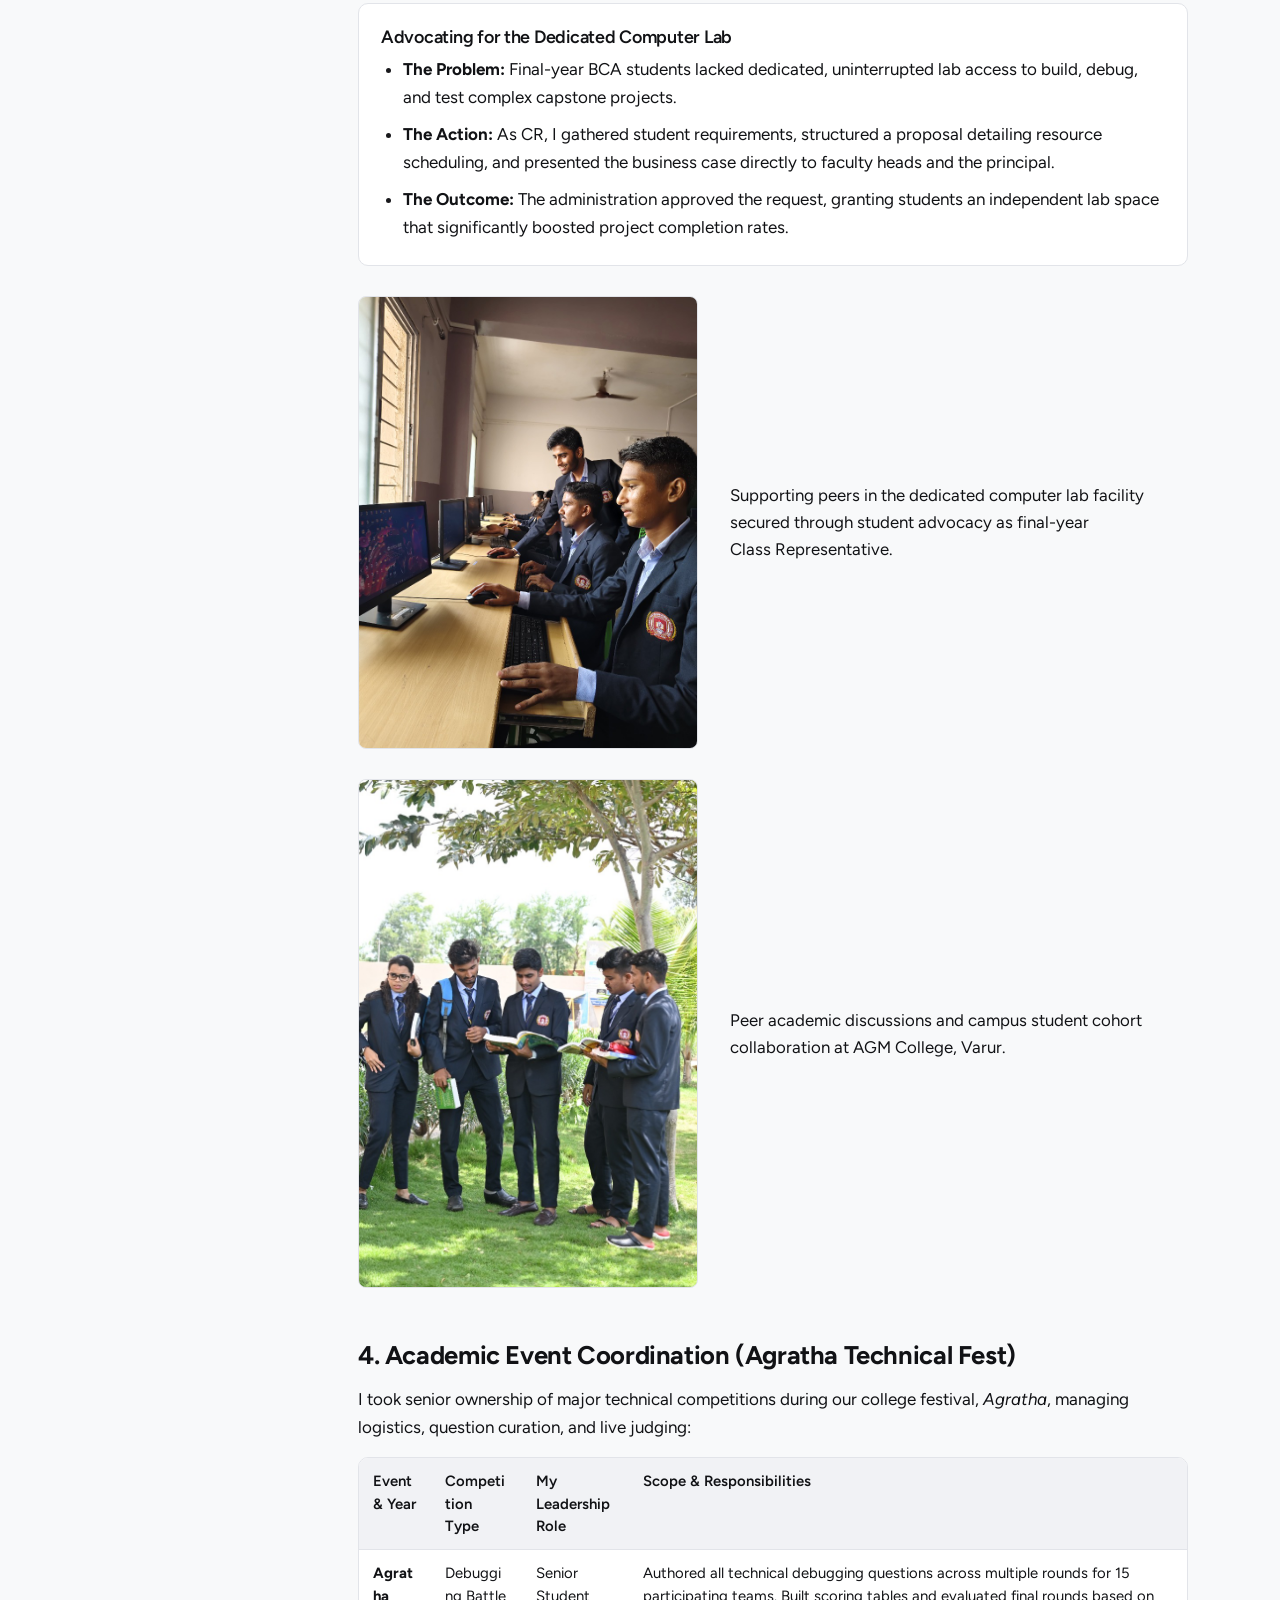
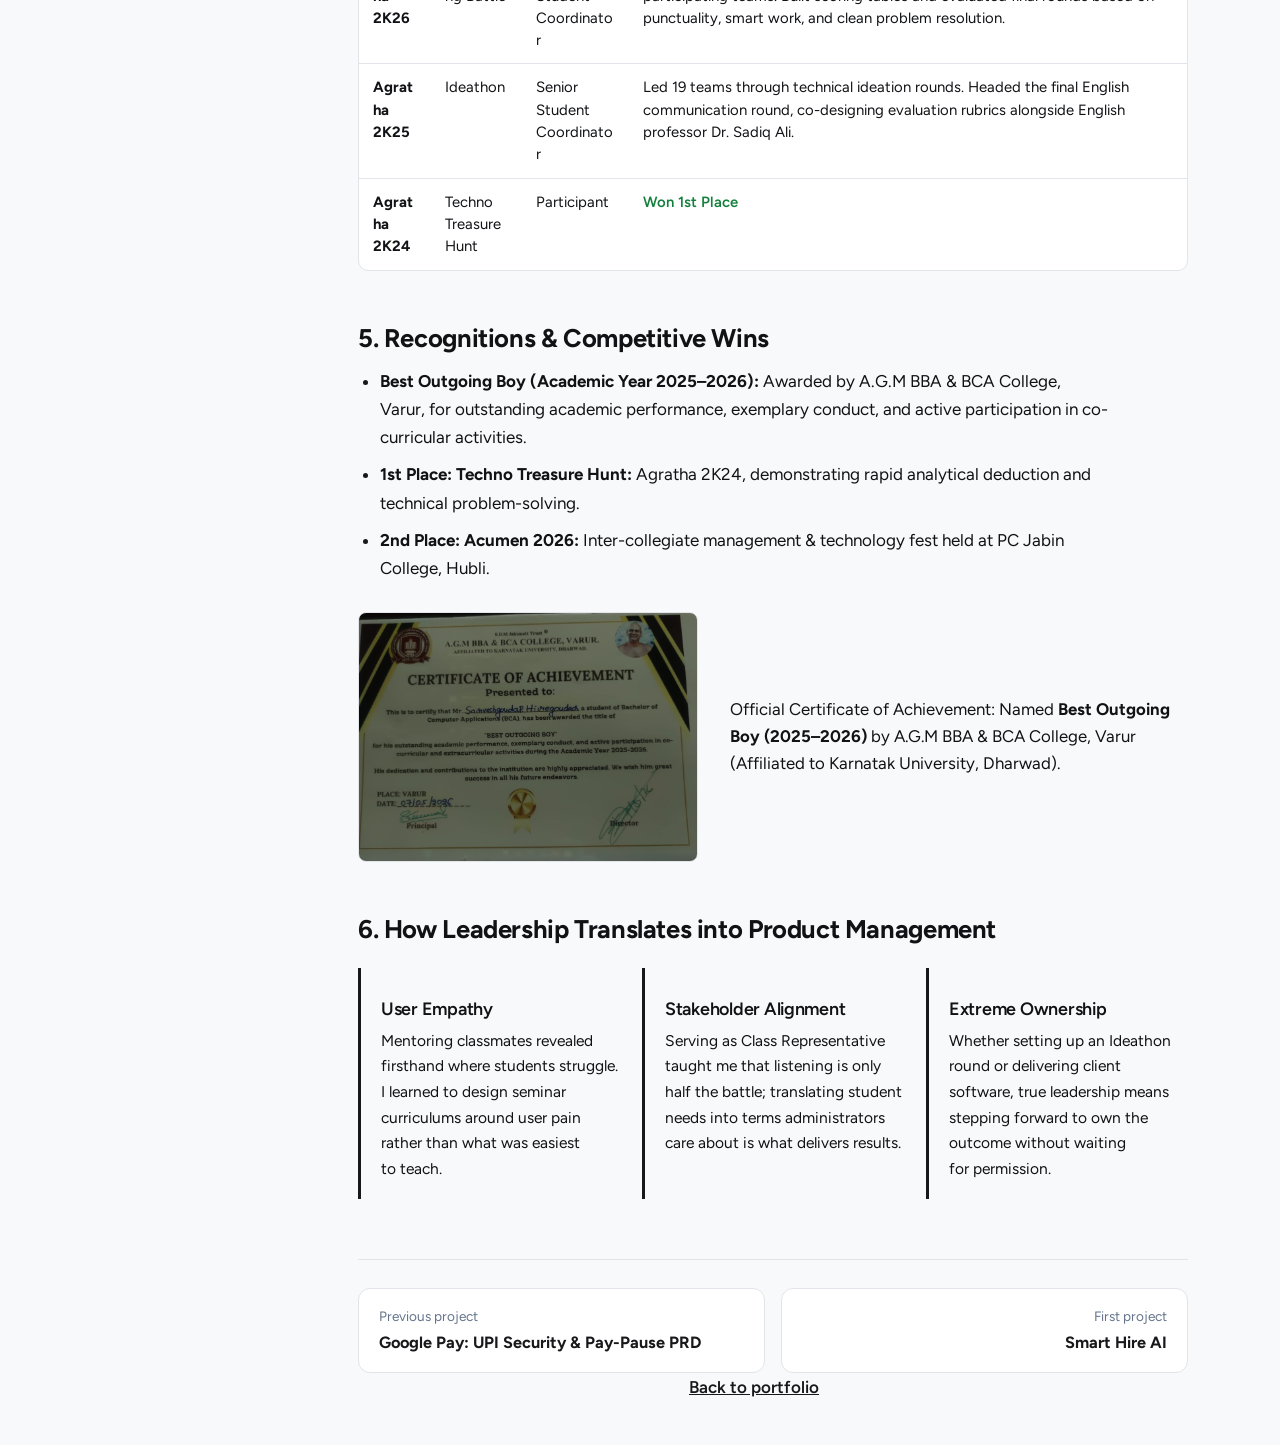
<file: leadership.html>
<!DOCTYPE html>
<html lang="en">

<head>
  <meta charset="utf-8">
  <meta name="viewport" content="width=device-width, initial-scale=1, viewport-fit=cover">
  <title>Leadership, Teaching &amp; Community Showcase | Sarvesh Gowda P H</title>
  <meta name="description"
    content="Leadership, Peer Education &amp; Stakeholder Management: Best Outgoing Boy, Class Representative, and Senior Event Coordinator at AGM College.">
  <meta property="og:type" content="website">
  <meta property="og:title" content="Leadership, Teaching &amp; Community Showcase | Sarvesh Gowda P H">
  <meta property="og:description"
    content="Leadership, Peer Education &amp; Stakeholder Management: Best Outgoing Boy, Class Representative, and Senior Event Coordinator at AGM College.">
  <meta property="og:url" content="https://phsarvesh765-max.github.io/Product_Portfolio/leadership.html">
  <meta property="og:image" content="https://phsarvesh765-max.github.io/Product_Portfolio/images/lead-classroom-seminar.jpg">
  <link rel="icon" href="favicon.svg" type="image/svg+xml">
  <link rel="preconnect" href="https://fonts.googleapis.com">
  <link rel="preconnect" href="https://fonts.gstatic.com" crossorigin>
  <link href="https://fonts.googleapis.com/css2?family=Figtree:wght@400;500;600;700;800&display=swap" rel="stylesheet">
  <link rel="stylesheet" href="style.css">
</head>

<body>
  <div id="progress"></div>
  <div class="barwrap">
    <div class="w bar"><a class="name" href="index.html">Sarvesh Gowda P H</a>
      <nav class="nav" aria-label="Primary"><a href="index.html">Back to portfolio</a><button class="tbtn" type="button"
          aria-label="Switch light or dark theme">Theme</button></nav>
    </div>
  </div>
  <main class="w">
    <header class="hero">
      <div>
        <h1>Leadership, Teaching &amp; Stakeholder Management</h1>
        <p class="byline">BCA Graduate &amp; Full-Stack Builder transitioning into Product Management.</p>
        <p class="sub">How three years of peer education, student advocacy, and technical event leadership shaped my
          approach to product management.</p>
      </div>
      <div class="meta">
        <p><b>Institution:</b> AGM College of BBA and BCA, Varur, Hubli (2023–2026)</p>
        <p><b>Top Recognition:</b> Named <b>Best Outgoing Boy</b> for the Academic Year 2025–2026</p>
        <p><b>Leadership Roles:</b> Final-Year Class Representative · Technical Peer Educator · Senior Event Lead</p>
        <p><b>Core PM Competencies:</b> User Empathy, Technical Storytelling, Stakeholder Alignment &amp; Crisis
          Management</p>
      </div>
    </header>

    <div class="layout">
      <nav class="rail" aria-label="Sections">
        <a href="#s1">Growth Trajectory</a>
        <a href="#s2">Peer Education &amp; Teaching</a>
        <a href="#s3">Class Representative (CR)</a>
        <a href="#s4">Event Coordination (Agratha)</a>
        <a href="#s5">Awards &amp; Competitions</a>
        <a href="#s6">Translation to Product Management</a>
      </nav>

      <div class="content">

        <section id="s1">
          <h2>1. The Growth Trajectory</h2>
          <p>Over three years at AGM College of BBA and BCA (2023–2026), I evolved from a quiet student into a trusted
            peer educator, final-year Class Representative, and head student coordinator for college-wide technical
            festivals.</p>
          <p><b>My Path:</b> Student Volunteer &rarr; Technical Seminar Presenter &rarr; Peer Educator &rarr; Class
            Representative &rarr; Academic Event Coordinator &rarr; <b>Best Outgoing Boy (2025–2026)</b>.</p>
        </section>

        <section id="s2">
          <h2>2. Technical Peer Educator &amp; Teaching Assistant (2023–2026)</h2>
          <p>Recognizing my technical grasp, faculty members selected me to mentor and teach my own classmates. Over
            three years, this grew into a regular rhythm of approximately <b>two seminars per week</b>.</p>
          <ul>
            <li><b>Audience:</b> 40–50 undergraduate classmates per session.</li>
            <li><b>Subjects Taught:</b> Hands-on Linux CLI commands,and cirriculam subjects and applied business
              computing.</li>
            <li><b>Hands-on Format:</b> Replaced theoretical slides with live terminal demonstrations and collaborative
              code debugging.</li>
            <li><b>Why It Mattered for PM:</b> When teaching 50 peers, you cannot hide behind jargon. I learned to gauge
              comprehension in real-time, anticipate where non-technical students get stuck, and adapt explanations
              until the concept clicked.</li>
          </ul>
          <figure class="photo">
            <img src="images/lead-classroom-seminar.jpg"
              alt="Sarvesh Gowda delivering a technical seminar to classmates at AGM College" loading="lazy">
            <figcaption>Delivering an interactive classroom technical seminar to 40–50 classmates at AGM College of BBA
              and BCA, breaking down complex programming concepts with live demonstrations.</figcaption>
          </figure>
        </section>

        <section id="s3">
          <h2>3. Final-Year Class Representative (Stakeholder Management)</h2>
          <p>In our final year, my classmates elected me as their Class Representative (CR). I served as the primary
            two-way liaison between a cohort of 50+ students and the college administration.</p>
          <div class="persona">
            <h3>Advocating for the Dedicated Computer Lab</h3>
            <ul>
              <li><b>The Problem:</b> Final-year BCA students lacked dedicated, uninterrupted lab access to build,
                debug, and test complex capstone projects.</li>
              <li><b>The Action:</b> As CR, I gathered student requirements, structured a proposal detailing resource
                scheduling, and presented the business case directly to faculty heads and the principal.</li>
              <li><b>The Outcome:</b> The administration approved the request, granting students an independent lab
                space that significantly boosted project completion rates.</li>
            </ul>
          </div>
          <figure class="photo">
            <img src="images/lead-computer-lab.jpg"
              alt="Sarvesh collaborating with classmates in the dedicated computer lab" loading="lazy">
            <figcaption>Supporting peers in the dedicated computer lab facility secured through student advocacy as
              final-year Class Representative.</figcaption>
          </figure>
          <figure class="photo">
            <img src="images/lead-campus-group.jpg" alt="Sarvesh and fellow classmates collaborating on campus"
              loading="lazy">
            <figcaption>Peer academic discussions and campus student cohort collaboration at AGM College, Varur.
            </figcaption>
          </figure>
        </section>

        <section id="s4">
          <h2>4. Academic Event Coordination (Agratha Technical Fest)</h2>
          <p>I took senior ownership of major technical competitions during our college festival, <em>Agratha</em>,
            managing logistics, question curation, and live judging:</p>
          <div class="scroll" role="region" aria-label="Event Coordination Table" tabindex="0">
            <table>
              <thead>
                <tr>
                  <th>Event &amp; Year</th>
                  <th>Competition Type</th>
                  <th>My Leadership Role</th>
                  <th>Scope &amp; Responsibilities</th>
                </tr>
              </thead>
              <tbody>
                <tr>
                  <td><b>Agratha 2K26</b></td>
                  <td>Debugging Battle</td>
                  <td>Senior Student Coordinator</td>
                  <td>Authored all technical debugging questions across multiple rounds for 15 participating teams.
                    Built scoring tables and evaluated final rounds based on punctuality, smart work, and clean problem
                    resolution.</td>
                </tr>
                <tr>
                  <td><b>Agratha 2K25</b></td>
                  <td>Ideathon</td>
                  <td>Senior Student Coordinator</td>
                  <td>Led 19 teams through technical ideation rounds. Headed the final English communication round,
                    co-designing evaluation rubrics alongside English professor Dr. Sadiq Ali.</td>
                </tr>
                <tr>
                  <td><b>Agratha 2K24</b></td>
                  <td>Techno Treasure Hunt</td>
                  <td>Participant</td>
                  <td class="shipped">Won 1st Place</td>
                </tr>
              </tbody>
            </table>
          </div>
        </section>

        <section id="s5">
          <h2>5. Recognitions &amp; Competitive Wins</h2>
          <ul>
            <li><b>Best Outgoing Boy (Academic Year 2025–2026):</b> Awarded by A.G.M BBA &amp; BCA College, Varur, for
              outstanding academic performance, exemplary conduct, and active participation in co-curricular activities.
            </li>
            <li><b>1st Place: Techno Treasure Hunt:</b> Agratha 2K24, demonstrating rapid analytical deduction and
              technical problem-solving.</li>
            <li><b>2nd Place: Acumen 2026:</b> Inter-collegiate management &amp; technology fest held at PC Jabin
              College, Hubli.</li>
          </ul>
          <figure class="photo">
            <img src="images/lead-best-outgoing-certificate.jpg"
              alt="Certificate of Achievement - Best Outgoing Boy awarded to Sarveshgouda P. Hiregowdar" loading="lazy">
            <figcaption>Official Certificate of Achievement: Named <b>Best Outgoing Boy (2025–2026)</b> by A.G.M BBA
              &amp; BCA College, Varur (Affiliated to Karnatak University, Dharwad).</figcaption>
          </figure>
        </section>

        <section id="s6">
          <h2>6. How Leadership Translates into Product Management</h2>
          <div class="three">
            <div>
              <h3>User Empathy</h3>
              <p>Mentoring classmates revealed firsthand where students struggle. I learned to design seminar
                curriculums around user pain rather than what was easiest to teach.</p>
            </div>
            <div>
              <h3>Stakeholder Alignment</h3>
              <p>Serving as Class Representative taught me that listening is only half the battle; translating student
                needs into terms administrators care about is what delivers results.</p>
            </div>
            <div>
              <h3>Extreme Ownership</h3>
              <p>Whether setting up an Ideathon round or delivering client software, true leadership means stepping
                forward to own the outcome without waiting for permission.</p>
            </div>
          </div>
        </section>

        <nav class="pager" aria-label="Project navigation">
          <a class="prev" href="gpay-teardown.html"><small>Previous project</small><b>Google Pay: UPI Security &amp;
              Pay-Pause PRD</b></a>
          <a class="next" href="smart-hire-ai.html"><small>First project</small><b>Smart Hire AI</b></a>
        </nav>
        <p class="back"><a href="index.html">Back to portfolio</a></p>

      </div>
    </div>
  </main>
  <dialog id="lb" aria-label="Enlarged screenshot"><button type="button">Close</button><img alt=""></dialog>
  <script src="site.js"></script>
</body>

</html>
</file>
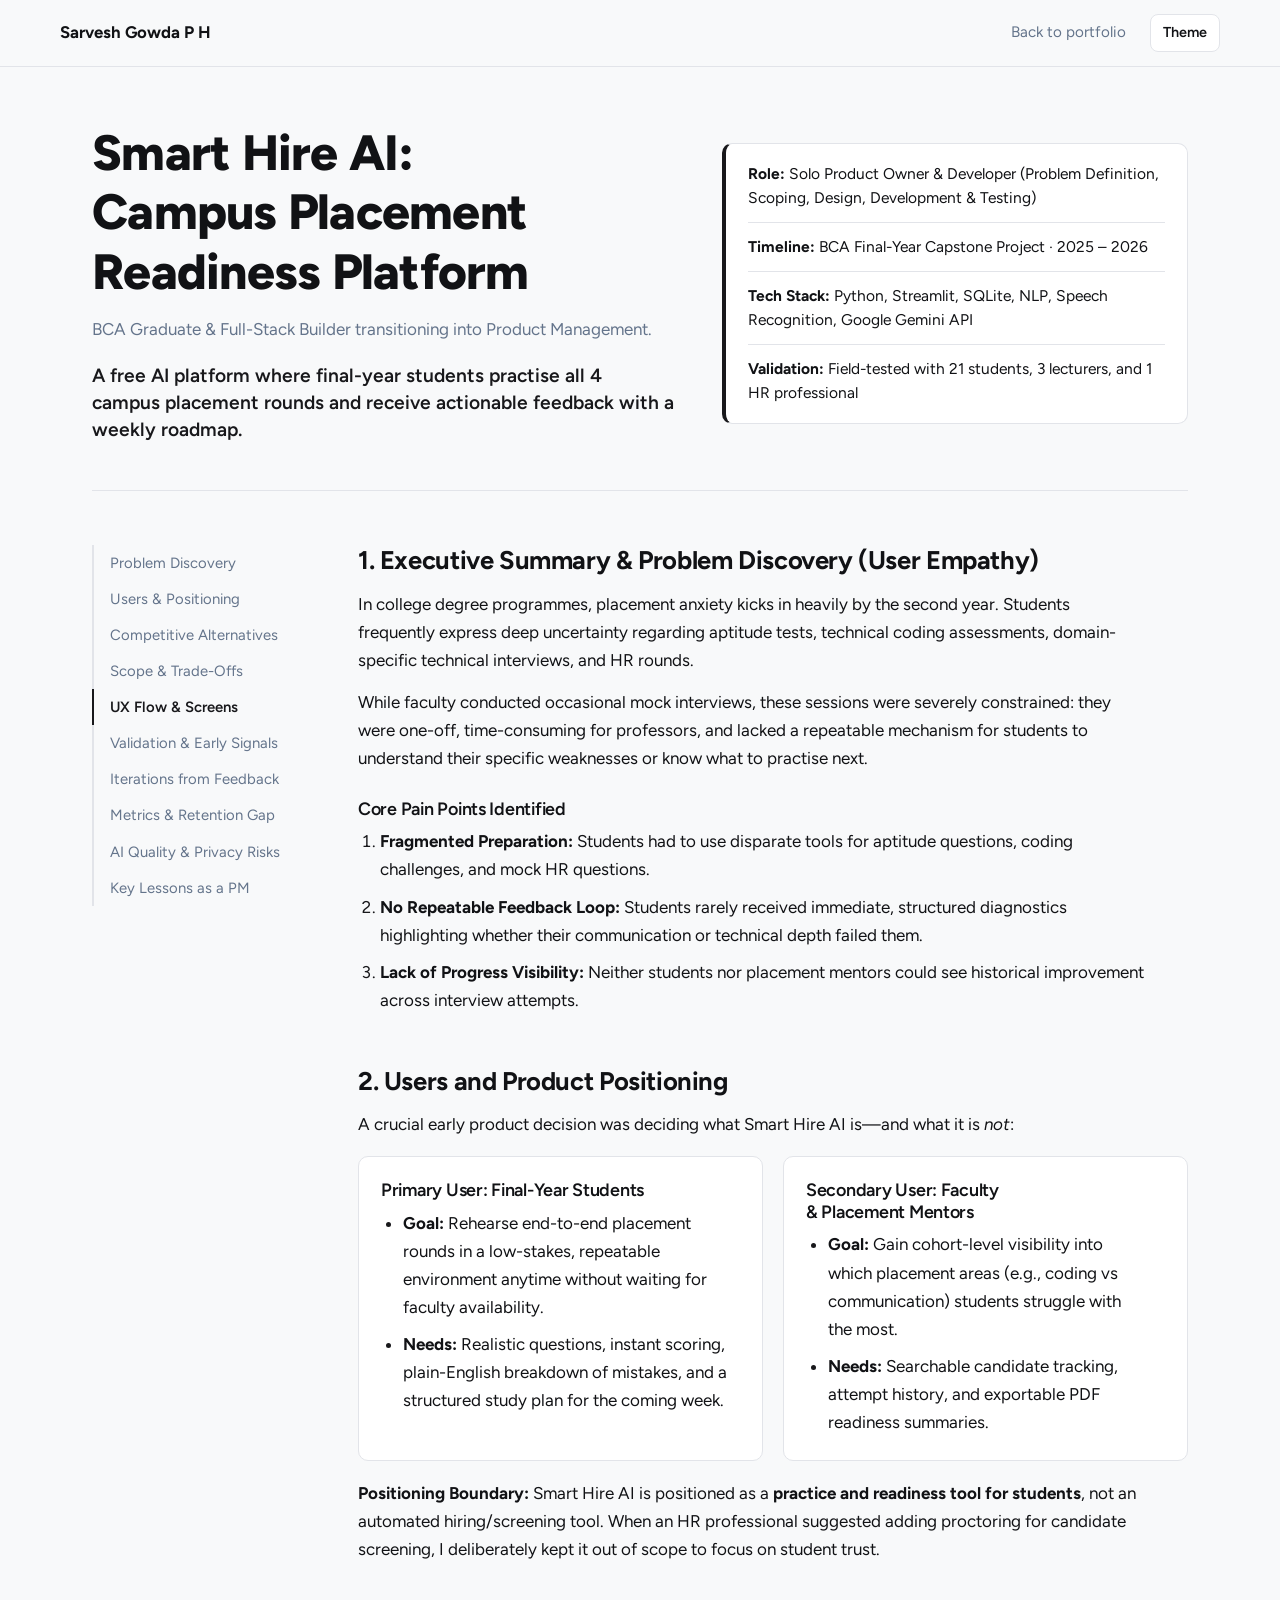
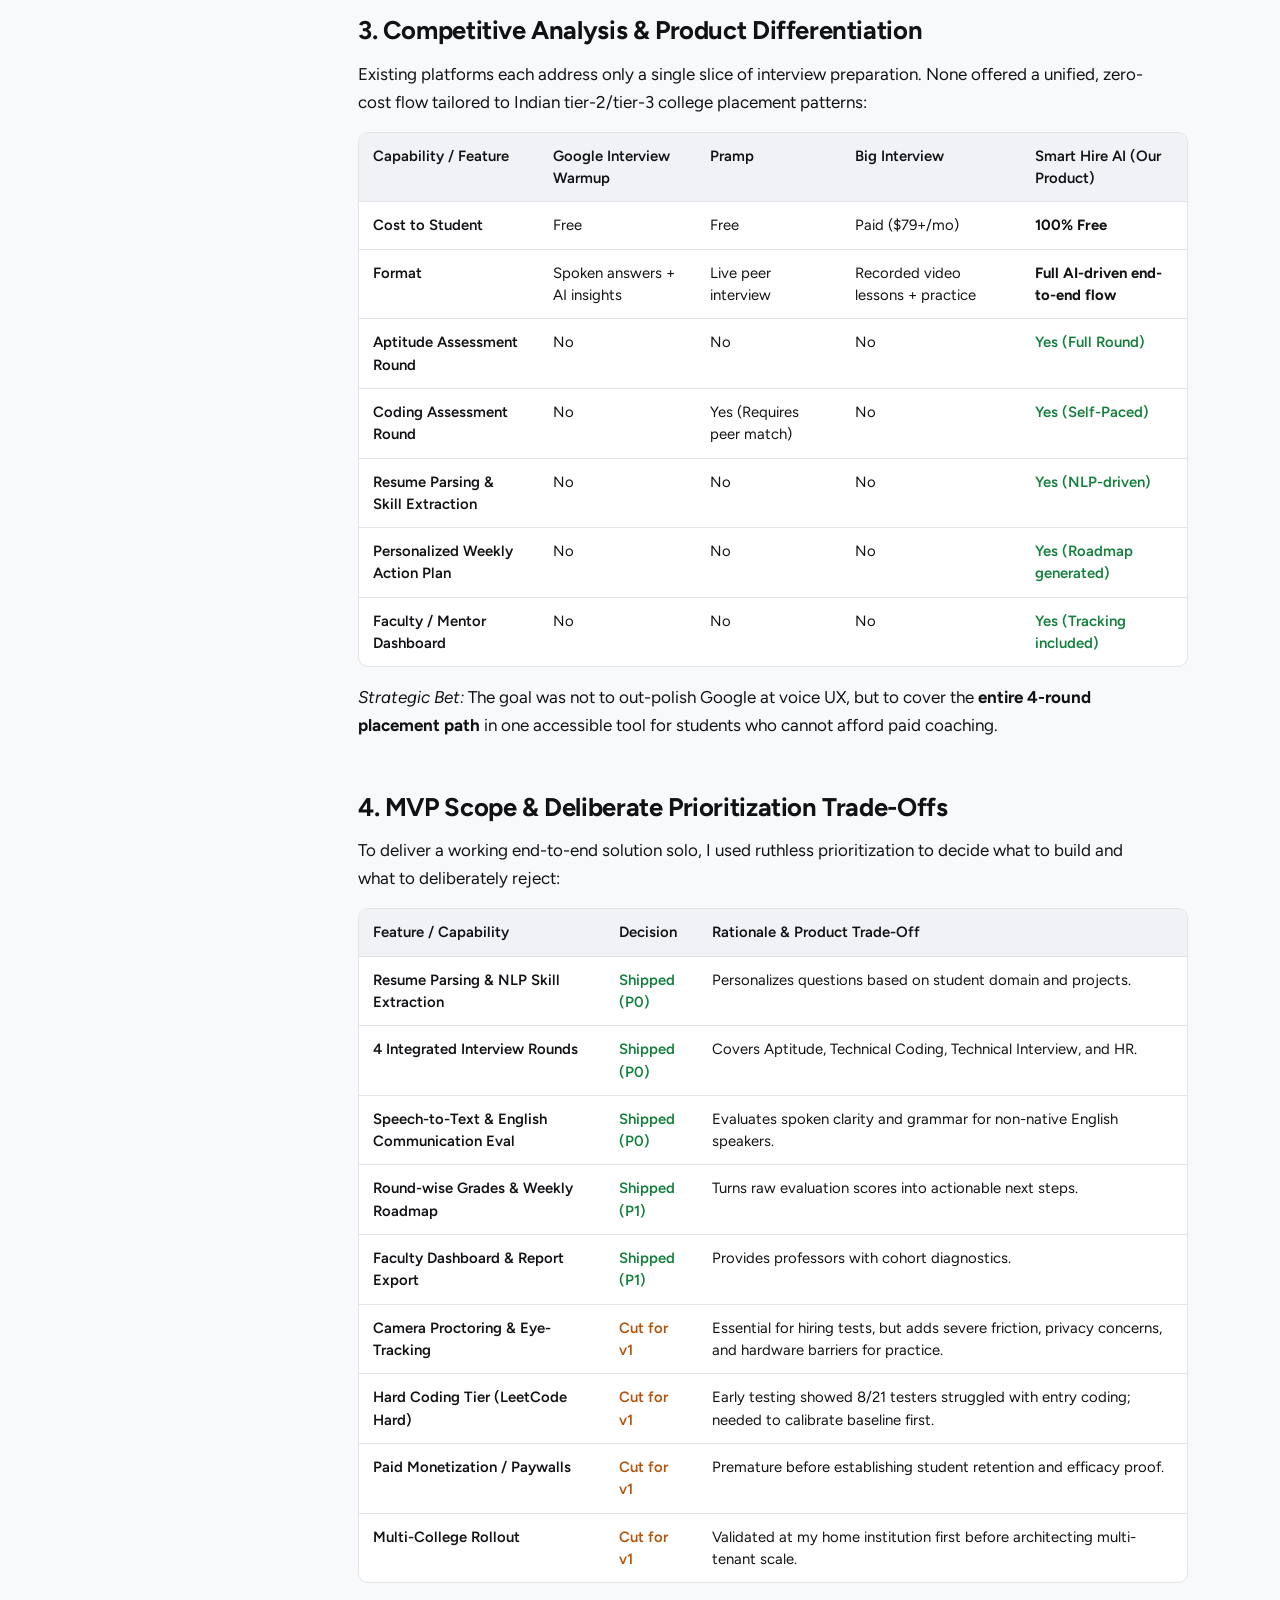
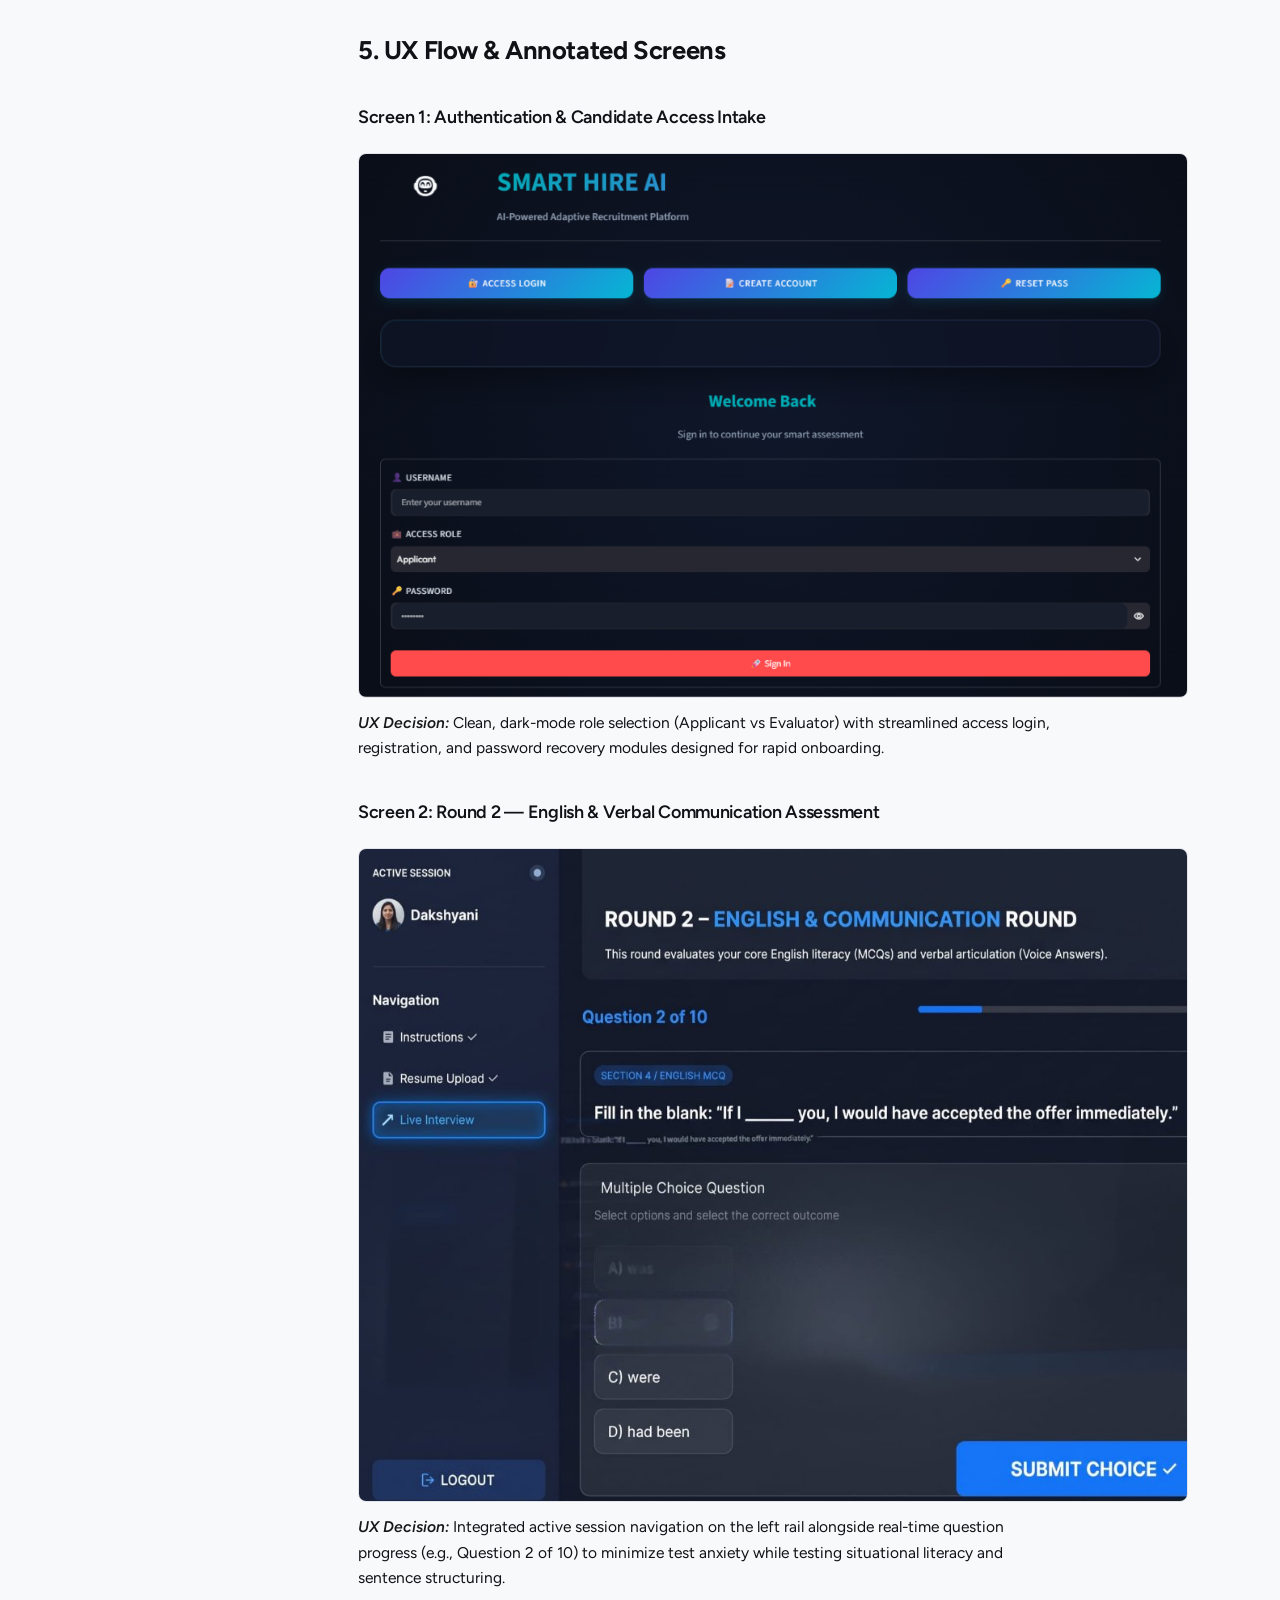
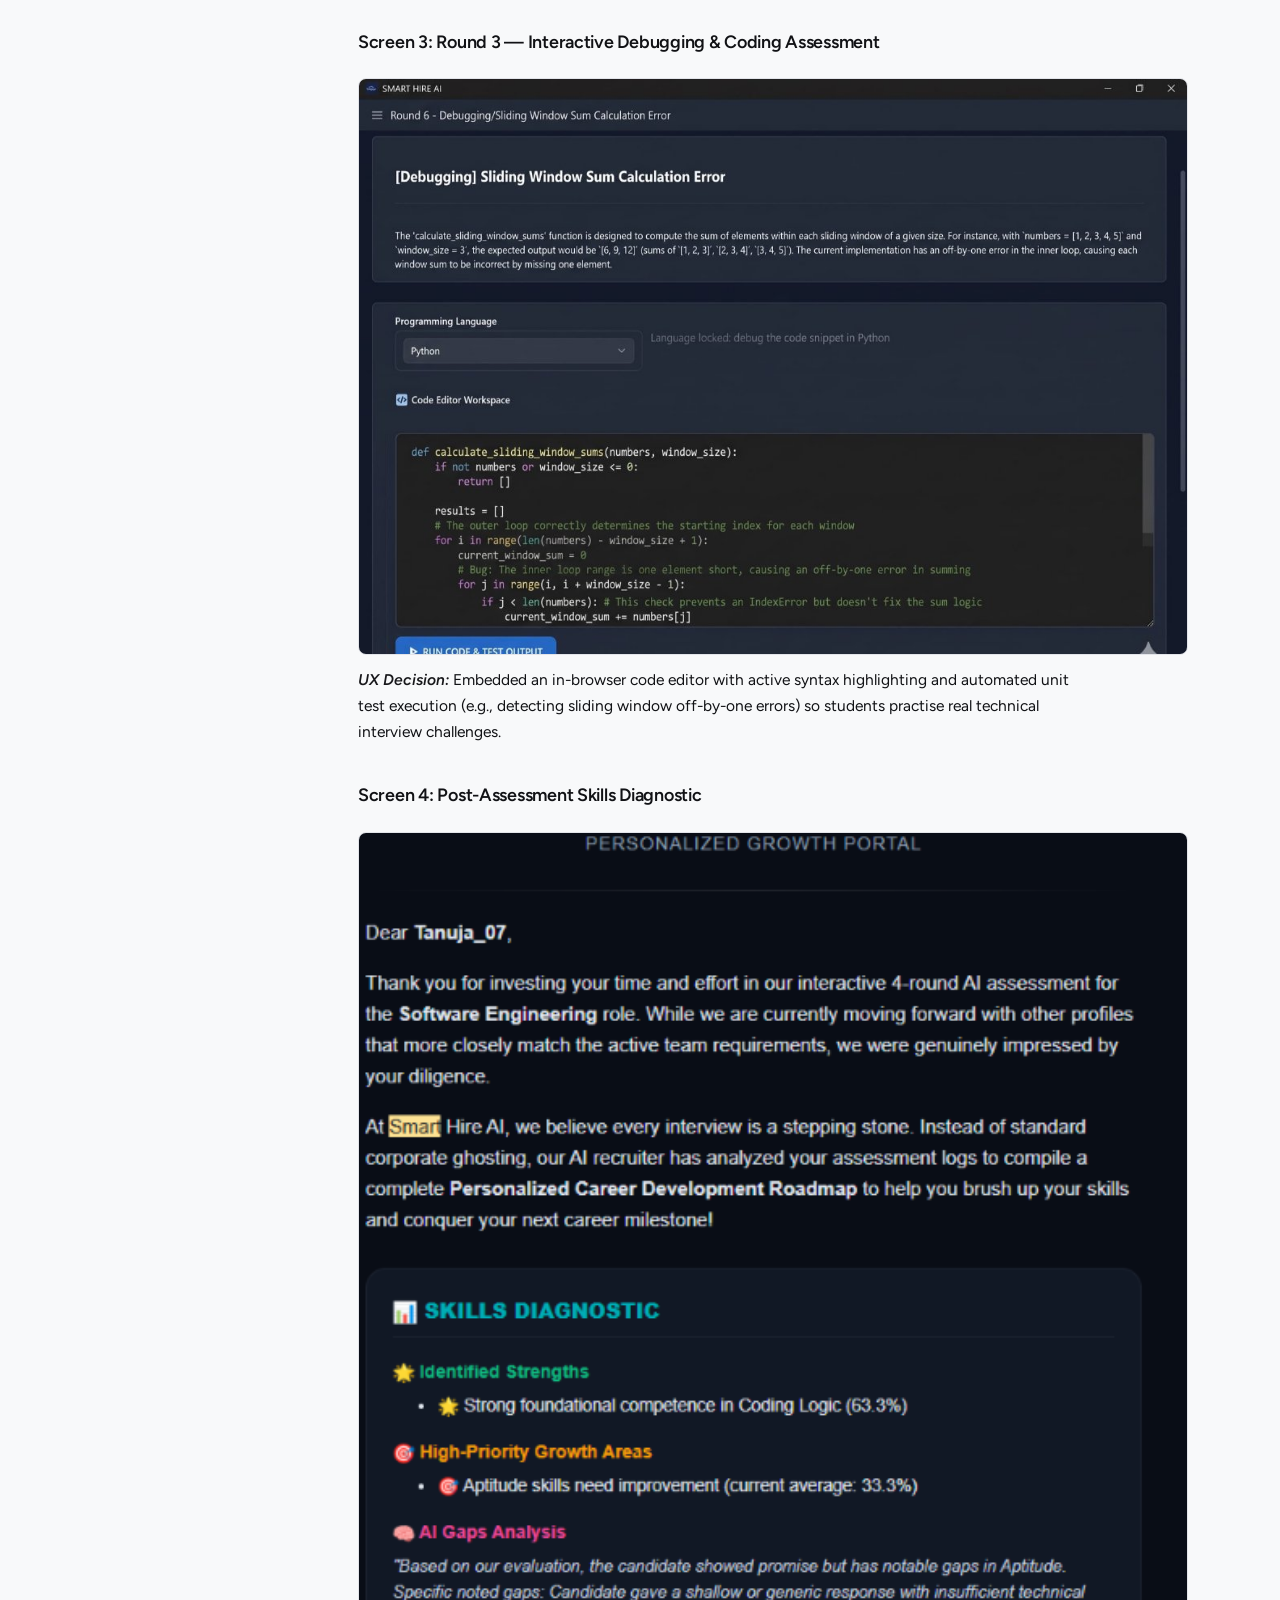
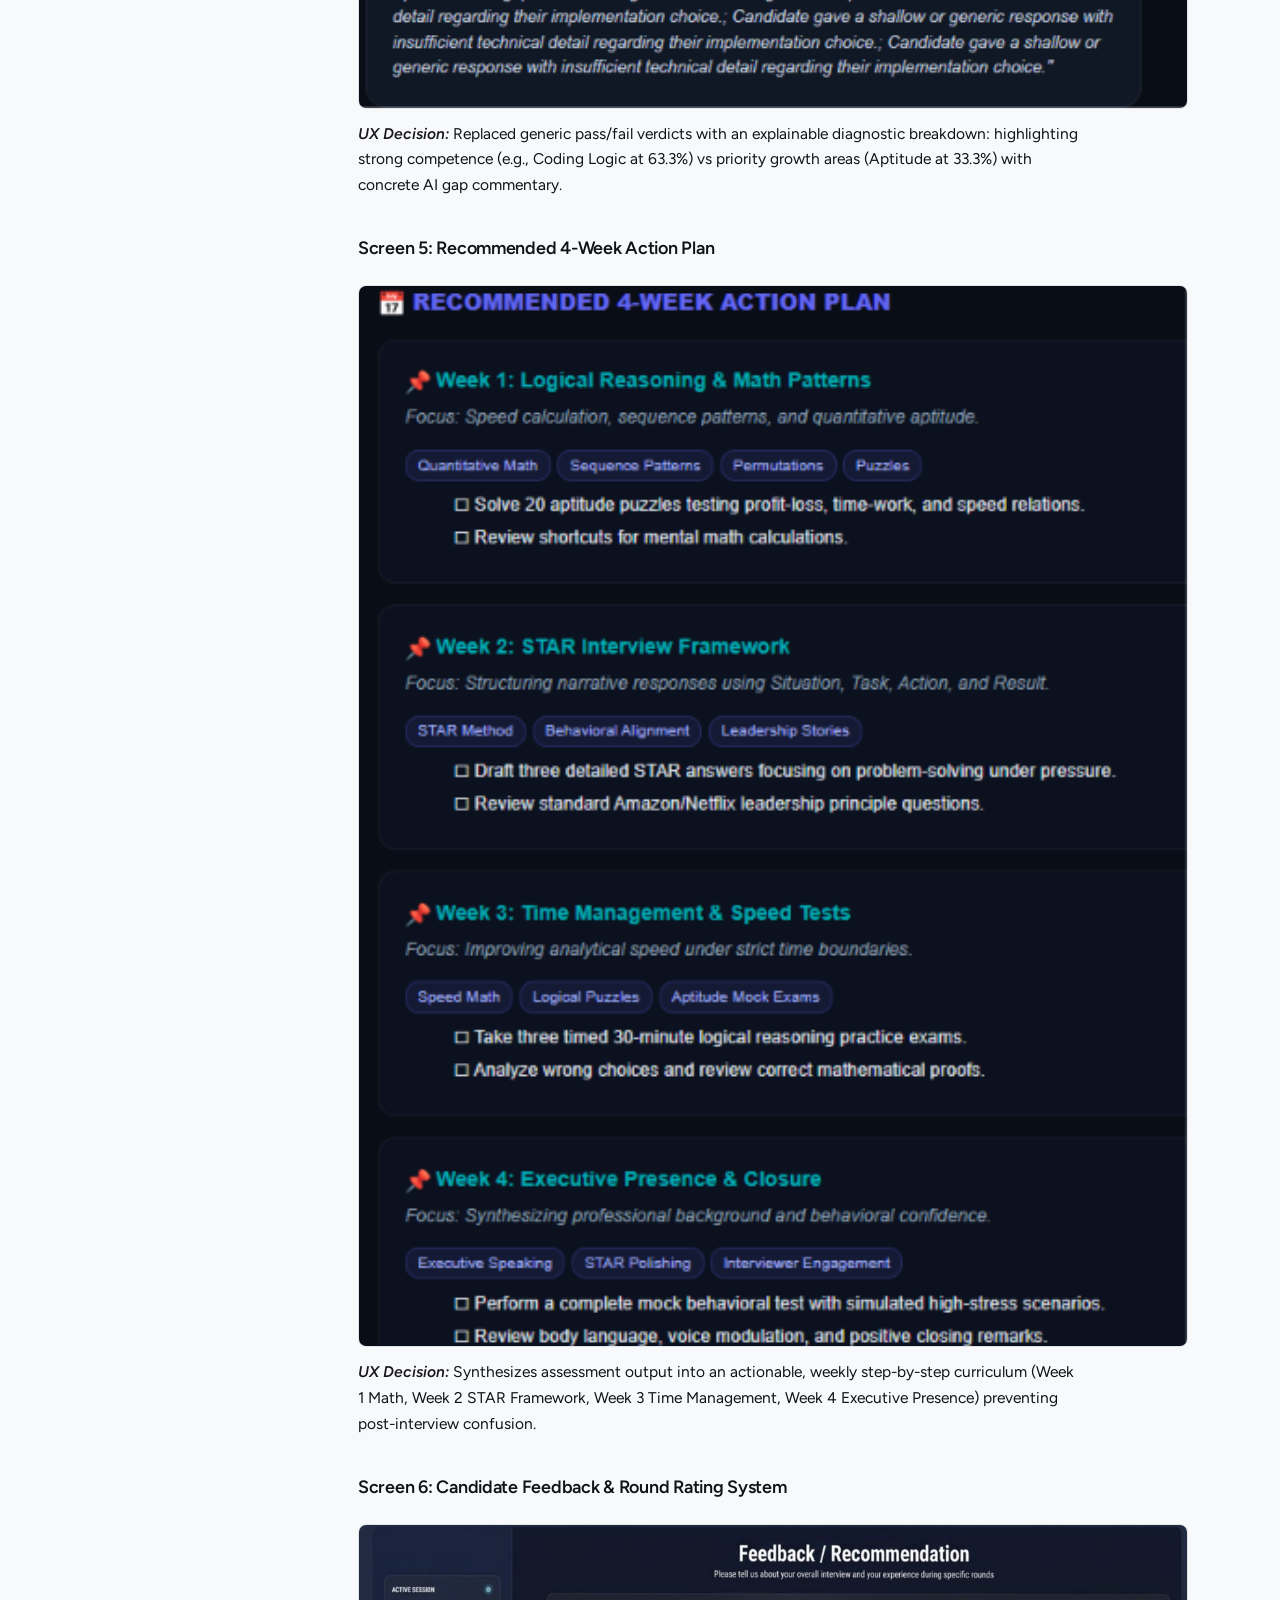
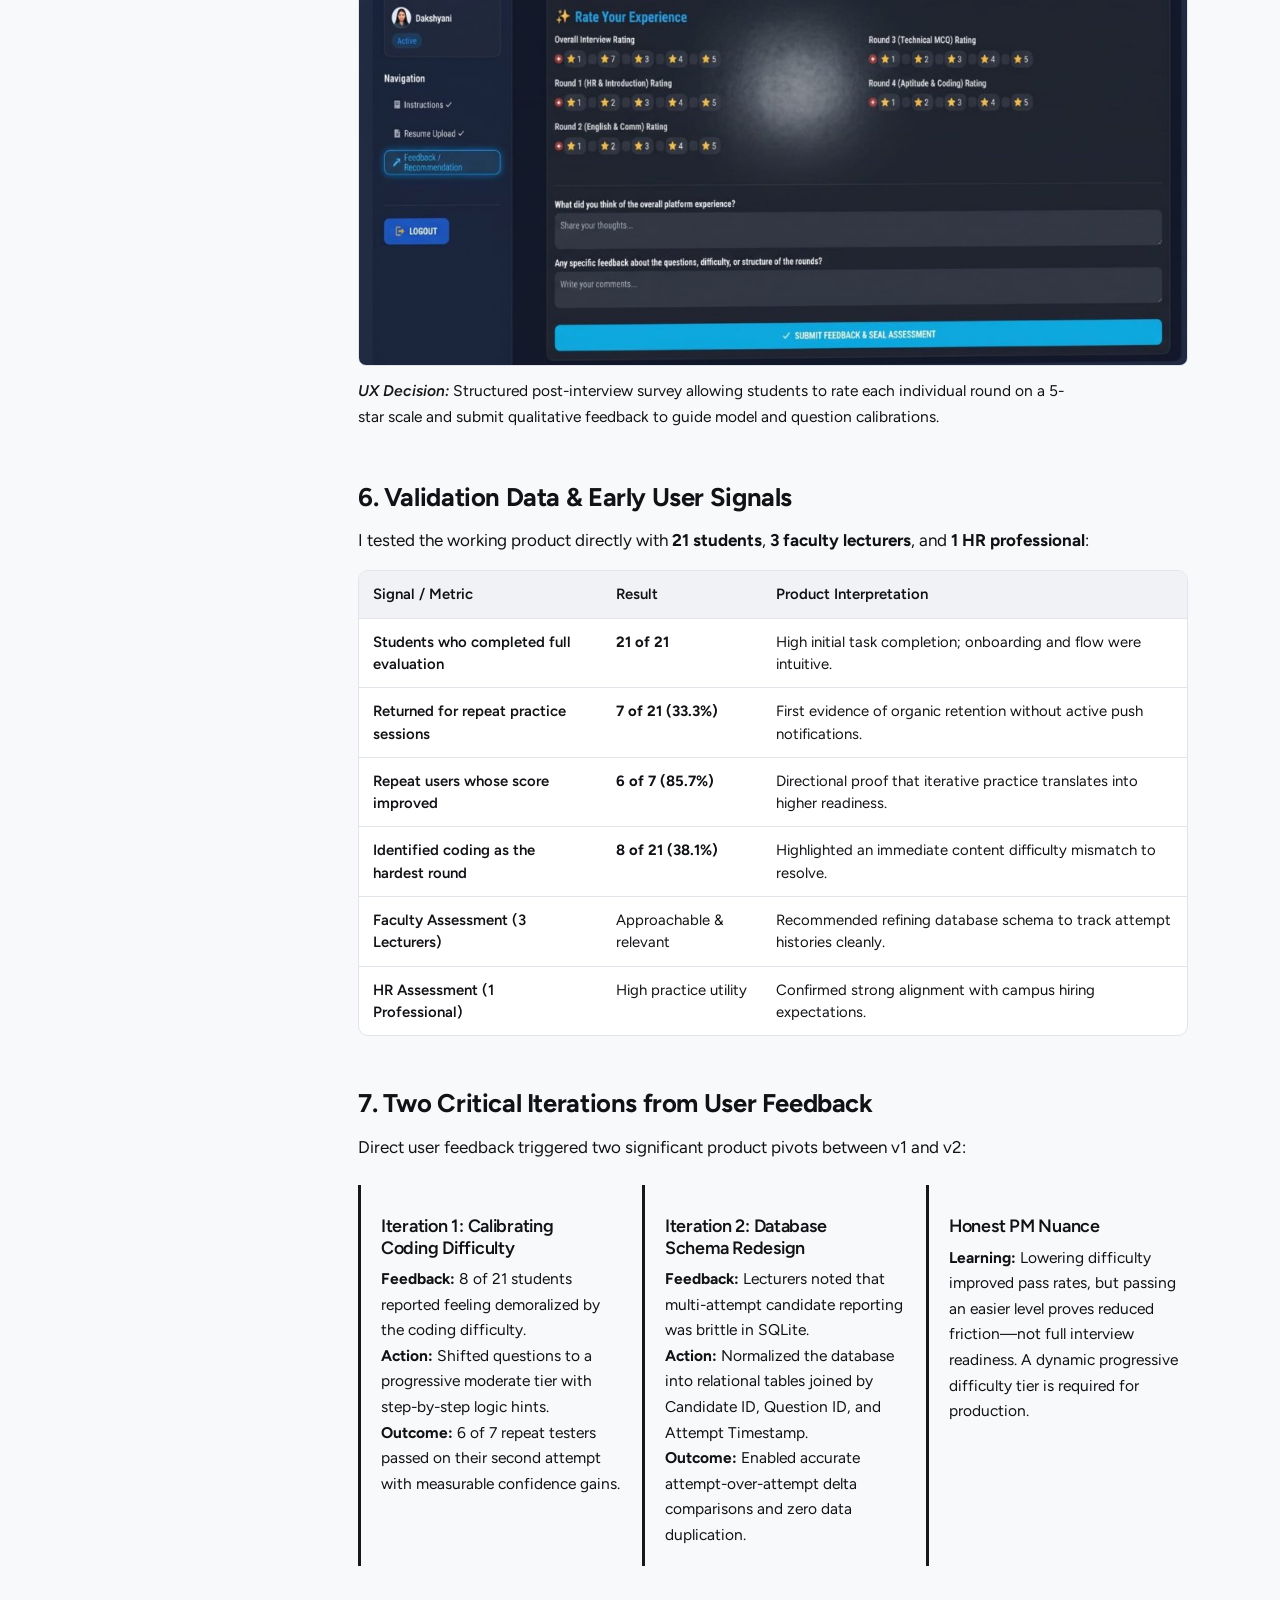
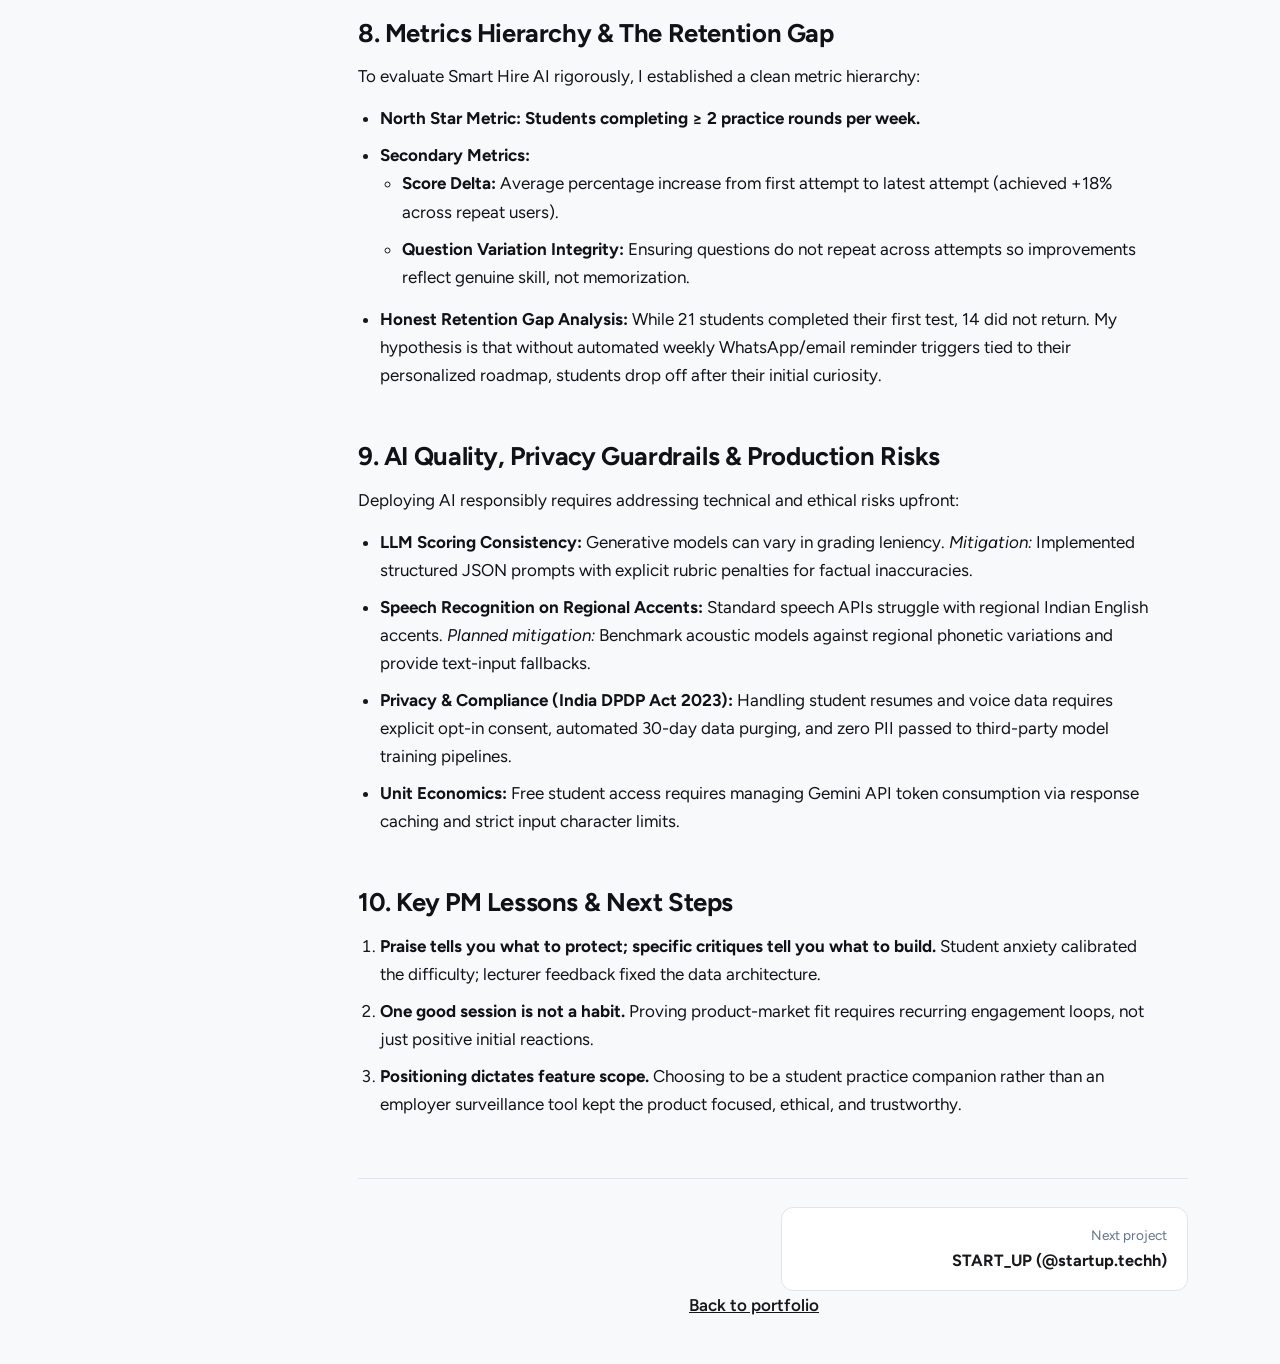
<file: smart-hire-ai.html>
<!DOCTYPE html>
<html lang="en">
<head>
<meta charset="utf-8">
<meta name="viewport" content="width=device-width, initial-scale=1, viewport-fit=cover">
<title>Smart Hire AI | Product Case Study | Sarvesh Gowda P H</title>
<meta name="description" content="Smart Hire AI: Comprehensive Campus Placement Readiness Platform built and validated with 21 students, 3 faculty, and 1 HR professional.">
<meta property="og:type" content="website">
<meta property="og:title" content="Smart Hire AI | Product Case Study | Sarvesh Gowda P H">
<meta property="og:description" content="Smart Hire AI: Comprehensive Campus Placement Readiness Platform built and validated with 21 students, 3 faculty, and 1 HR professional.">
<meta property="og:url" content="https://phsarvesh765-max.github.io/Product_Portfolio/smart-hire-ai.html">
<meta property="og:image" content="https://phsarvesh765-max.github.io/Product_Portfolio/images/sh-login.png">
<link rel="icon" href="favicon.svg" type="image/svg+xml">
<link rel="preconnect" href="https://fonts.googleapis.com"><link rel="preconnect" href="https://fonts.gstatic.com" crossorigin>
<link href="https://fonts.googleapis.com/css2?family=Figtree:wght@400;500;600;700;800&display=swap" rel="stylesheet">
<link rel="stylesheet" href="style.css">
</head>
<body>
<div id="progress"></div>
<div class="barwrap"><div class="w bar"><a class="name" href="index.html">Sarvesh Gowda P H</a><nav class="nav" aria-label="Primary"><a href="index.html">Back to portfolio</a><button class="tbtn" type="button" aria-label="Switch light or dark theme">Theme</button></nav></div></div>
<main class="w">
<header class="hero">
  <div>
    <h1>Smart Hire AI: Campus Placement Readiness Platform</h1>
    <p class="byline">BCA Graduate &amp; Full-Stack Builder transitioning into Product Management.</p>
    <p class="sub">A free AI platform where final-year students practise all 4 campus placement rounds and receive actionable feedback with a weekly roadmap.</p>
  </div>
  <div class="meta">
    <p><b>Role:</b> Solo Product Owner &amp; Developer (Problem Definition, Scoping, Design, Development &amp; Testing)</p>
    <p><b>Timeline:</b> BCA Final-Year Capstone Project · 2025 – 2026</p>
    <p><b>Tech Stack:</b> Python, Streamlit, SQLite, NLP, Speech Recognition, Google Gemini API</p>
    <p><b>Validation:</b> Field-tested with 21 students, 3 lecturers, and 1 HR professional</p>
  </div>
</header>

<div class="layout">
<nav class="rail" aria-label="Sections">
  <a href="#s1">Problem Discovery</a>
  <a href="#s2">Users &amp; Positioning</a>
  <a href="#s3">Competitive Alternatives</a>
  <a href="#s4">Scope &amp; Trade-Offs</a>
  <a href="#s5">UX Flow &amp; Screens</a>
  <a href="#s6">Validation &amp; Early Signals</a>
  <a href="#s7">Iterations from Feedback</a>
  <a href="#s8">Metrics &amp; Retention Gap</a>
  <a href="#s9">AI Quality &amp; Privacy Risks</a>
  <a href="#s10">Key Lessons as a PM</a>
</nav>

<div class="content">

  <section id="s1">
    <h2>1. Executive Summary &amp; Problem Discovery (User Empathy)</h2>
    <p>In college degree programmes, placement anxiety kicks in heavily by the second year. Students frequently express deep uncertainty regarding aptitude tests, technical coding assessments, domain-specific technical interviews, and HR rounds.</p>
    <p>While faculty conducted occasional mock interviews, these sessions were severely constrained: they were one-off, time-consuming for professors, and lacked a repeatable mechanism for students to understand their specific weaknesses or know what to practise next.</p>
    <h3>Core Pain Points Identified</h3>
    <ol>
      <li><b>Fragmented Preparation:</b> Students had to use disparate tools for aptitude questions, coding challenges, and mock HR questions.</li>
      <li><b>No Repeatable Feedback Loop:</b> Students rarely received immediate, structured diagnostics highlighting whether their communication or technical depth failed them.</li>
      <li><b>Lack of Progress Visibility:</b> Neither students nor placement mentors could see historical improvement across interview attempts.</li>
    </ol>
  </section>

  <section id="s2">
    <h2>2. Users and Product Positioning</h2>
    <p>A crucial early product decision was deciding what Smart Hire AI is—and what it is <em>not</em>:</p>
    <div class="personas"><div class="persona">
      <h3>Primary User: Final-Year Students</h3>
      <ul>
        <li><b>Goal:</b> Rehearse end-to-end placement rounds in a low-stakes, repeatable environment anytime without waiting for faculty availability.</li>
        <li><b>Needs:</b> Realistic questions, instant scoring, plain-English breakdown of mistakes, and a structured study plan for the coming week.</li>
      </ul>
    </div>
    <div class="persona">
      <h3>Secondary User: Faculty &amp; Placement Mentors</h3>
      <ul>
        <li><b>Goal:</b> Gain cohort-level visibility into which placement areas (e.g., coding vs communication) students struggle with the most.</li>
        <li><b>Needs:</b> Searchable candidate tracking, attempt history, and exportable PDF readiness summaries.</li>
      </ul>
    </div></div>
    <p><b>Positioning Boundary:</b> Smart Hire AI is positioned as a <b>practice and readiness tool for students</b>, not an automated hiring/screening tool. When an HR professional suggested adding proctoring for candidate screening, I deliberately kept it out of scope to focus on student trust.</p>
  </section>

  <section id="s3">
    <h2>3. Competitive Analysis &amp; Product Differentiation</h2>
    <p>Existing platforms each address only a single slice of interview preparation. None offered a unified, zero-cost flow tailored to Indian tier-2/tier-3 college placement patterns:</p>
    <div class="scroll" role="region" aria-label="Competitive Alternatives Table" tabindex="0">
      <table>
        <thead>
          <tr><th>Capability / Feature</th><th>Google Interview Warmup</th><th>Pramp</th><th>Big Interview</th><th>Smart Hire AI (Our Product)</th></tr>
        </thead>
        <tbody>
          <tr><td>Cost to Student</td><td>Free</td><td>Free</td><td>Paid ($79+/mo)</td><td><b>100% Free</b></td></tr>
          <tr><td>Format</td><td>Spoken answers + AI insights</td><td>Live peer interview</td><td>Recorded video lessons + practice</td><td><b>Full AI-driven end-to-end flow</b></td></tr>
          <tr><td>Aptitude Assessment Round</td><td>No</td><td>No</td><td>No</td><td class="shipped">Yes (Full Round)</td></tr>
          <tr><td>Coding Assessment Round</td><td>No</td><td>Yes (Requires peer match)</td><td>No</td><td class="shipped">Yes (Self-Paced)</td></tr>
          <tr><td>Resume Parsing &amp; Skill Extraction</td><td>No</td><td>No</td><td>No</td><td class="shipped">Yes (NLP-driven)</td></tr>
          <tr><td>Personalized Weekly Action Plan</td><td>No</td><td>No</td><td>No</td><td class="shipped">Yes (Roadmap generated)</td></tr>
          <tr><td>Faculty / Mentor Dashboard</td><td>No</td><td>No</td><td>No</td><td class="shipped">Yes (Tracking included)</td></tr>
        </tbody>
      </table>
    </div>
    <p><em>Strategic Bet:</em> The goal was not to out-polish Google at voice UX, but to cover the <b>entire 4-round placement path</b> in one accessible tool for students who cannot afford paid coaching.</p>
  </section>

  <section id="s4">
    <h2>4. MVP Scope &amp; Deliberate Prioritization Trade-Offs</h2>
    <p>To deliver a working end-to-end solution solo, I used ruthless prioritization to decide what to build and what to deliberately reject:</p>
    <div class="scroll" role="region" aria-label="MVP Prioritization Table" tabindex="0">
      <table>
        <thead>
          <tr><th>Feature / Capability</th><th>Decision</th><th>Rationale &amp; Product Trade-Off</th></tr>
        </thead>
        <tbody>
          <tr><td>Resume Parsing &amp; NLP Skill Extraction</td><td class="shipped">Shipped (P0)</td><td>Personalizes questions based on student domain and projects.</td></tr>
          <tr><td>4 Integrated Interview Rounds</td><td class="shipped">Shipped (P0)</td><td>Covers Aptitude, Technical Coding, Technical Interview, and HR.</td></tr>
          <tr><td>Speech-to-Text &amp; English Communication Eval</td><td class="shipped">Shipped (P0)</td><td>Evaluates spoken clarity and grammar for non-native English speakers.</td></tr>
          <tr><td>Round-wise Grades &amp; Weekly Roadmap</td><td class="shipped">Shipped (P1)</td><td>Turns raw evaluation scores into actionable next steps.</td></tr>
          <tr><td>Faculty Dashboard &amp; Report Export</td><td class="shipped">Shipped (P1)</td><td>Provides professors with cohort diagnostics.</td></tr>
          <tr><td>Camera Proctoring &amp; Eye-Tracking</td><td class="cut">Cut for v1</td><td>Essential for hiring tests, but adds severe friction, privacy concerns, and hardware barriers for practice.</td></tr>
          <tr><td>Hard Coding Tier (LeetCode Hard)</td><td class="cut">Cut for v1</td><td>Early testing showed 8/21 testers struggled with entry coding; needed to calibrate baseline first.</td></tr>
          <tr><td>Paid Monetization / Paywalls</td><td class="cut">Cut for v1</td><td>Premature before establishing student retention and efficacy proof.</td></tr>
          <tr><td>Multi-College Rollout</td><td class="cut">Cut for v1</td><td>Validated at my home institution first before architecting multi-tenant scale.</td></tr>
        </tbody>
      </table>
    </div>
  </section>

  <section id="s5" class="screen">
    <h2>5. UX Flow &amp; Annotated Screens</h2>

    <h3>Screen 1: Authentication &amp; Candidate Access Intake</h3>
    <figure>
      <img src="images/sh-login.png" alt="Smart Hire AI Access Login and Registration Portal" loading="lazy">
      <figcaption><em>UX Decision:</em> Clean, dark-mode role selection (Applicant vs Evaluator) with streamlined access login, registration, and password recovery modules designed for rapid onboarding.</figcaption>
    </figure>

    <h3>Screen 2: Round 2 — English &amp; Verbal Communication Assessment</h3>
    <figure>
      <img src="images/sh-round2-english.jpg" alt="Round 2 English and Communication assessment interface showing multiple choice questions and progress indicator" loading="lazy">
      <figcaption><em>UX Decision:</em> Integrated active session navigation on the left rail alongside real-time question progress (e.g., Question 2 of 10) to minimize test anxiety while testing situational literacy and sentence structuring.</figcaption>
    </figure>

    <h3>Screen 3: Round 3 — Interactive Debugging &amp; Coding Assessment</h3>
    <figure>
      <img src="images/sh-round3-coding.jpg" alt="Coding round interface showing sliding window sum calculation debugging problem in Python" loading="lazy">
      <figcaption><em>UX Decision:</em> Embedded an in-browser code editor with active syntax highlighting and automated unit test execution (e.g., detecting sliding window off-by-one errors) so students practise real technical interview challenges.</figcaption>
    </figure>

    <h3>Screen 4: Post-Assessment Skills Diagnostic</h3>
    <figure>
      <img src="images/sh-diagnostic.png" alt="Personalized Growth Portal skills diagnostic showing strengths in coding logic and priority areas in aptitude" loading="lazy">
      <figcaption><em>UX Decision:</em> Replaced generic pass/fail verdicts with an explainable diagnostic breakdown: highlighting strong competence (e.g., Coding Logic at 63.3%) vs priority growth areas (Aptitude at 33.3%) with concrete AI gap commentary.</figcaption>
    </figure>

    <h3>Screen 5: Recommended 4-Week Action Plan</h3>
    <figure>
      <img src="images/sh-roadmap.png" alt="Personalized 4-week action plan roadmap breaking down logical reasoning, STAR method, time management, and executive presence" loading="lazy">
      <figcaption><em>UX Decision:</em> Synthesizes assessment output into an actionable, weekly step-by-step curriculum (Week 1 Math, Week 2 STAR Framework, Week 3 Time Management, Week 4 Executive Presence) preventing post-interview confusion.</figcaption>
    </figure>

    <h3>Screen 6: Candidate Feedback &amp; Round Rating System</h3>
    <figure>
      <img src="images/sh-feedback.jpg" alt="Candidate feedback and rating module evaluating overall interview and individual round experiences" loading="lazy">
      <figcaption><em>UX Decision:</em> Structured post-interview survey allowing students to rate each individual round on a 5-star scale and submit qualitative feedback to guide model and question calibrations.</figcaption>
    </figure>
  </section>

  <section id="s6">
    <h2>6. Validation Data &amp; Early User Signals</h2>
    <p>I tested the working product directly with <b>21 students</b>, <b>3 faculty lecturers</b>, and <b>1 HR professional</b>:</p>
    <div class="scroll" role="region" aria-label="Validation Signals Table" tabindex="0">
      <table>
        <thead>
          <tr><th>Signal / Metric</th><th>Result</th><th>Product Interpretation</th></tr>
        </thead>
        <tbody>
          <tr><td>Students who completed full evaluation</td><td><b>21 of 21</b></td><td>High initial task completion; onboarding and flow were intuitive.</td></tr>
          <tr><td>Returned for repeat practice sessions</td><td><b>7 of 21 (33.3%)</b></td><td>First evidence of organic retention without active push notifications.</td></tr>
          <tr><td>Repeat users whose score improved</td><td><b>6 of 7 (85.7%)</b></td><td>Directional proof that iterative practice translates into higher readiness.</td></tr>
          <tr><td>Identified coding as the hardest round</td><td><b>8 of 21 (38.1%)</b></td><td>Highlighted an immediate content difficulty mismatch to resolve.</td></tr>
          <tr><td>Faculty Assessment (3 Lecturers)</td><td>Approachable &amp; relevant</td><td>Recommended refining database schema to track attempt histories cleanly.</td></tr>
          <tr><td>HR Assessment (1 Professional)</td><td>High practice utility</td><td>Confirmed strong alignment with campus hiring expectations.</td></tr>
        </tbody>
      </table>
    </div>
  </section>

  <section id="s7">
    <h2>7. Two Critical Iterations from User Feedback</h2>
    <p>Direct user feedback triggered two significant product pivots between v1 and v2:</p>
    <div class="three">
      <div>
        <h3>Iteration 1: Calibrating Coding Difficulty</h3>
        <p><b>Feedback:</b> 8 of 21 students reported feeling demoralized by the coding difficulty.<br>
        <b>Action:</b> Shifted questions to a progressive moderate tier with step-by-step logic hints.<br>
        <b>Outcome:</b> 6 of 7 repeat testers passed on their second attempt with measurable confidence gains.</p>
      </div>
      <div>
        <h3>Iteration 2: Database Schema Redesign</h3>
        <p><b>Feedback:</b> Lecturers noted that multi-attempt candidate reporting was brittle in SQLite.<br>
        <b>Action:</b> Normalized the database into relational tables joined by Candidate ID, Question ID, and Attempt Timestamp.<br>
        <b>Outcome:</b> Enabled accurate attempt-over-attempt delta comparisons and zero data duplication.</p>
      </div>
      <div>
        <h3>Honest PM Nuance</h3>
        <p><b>Learning:</b> Lowering difficulty improved pass rates, but passing an easier level proves reduced friction—not full interview readiness. A dynamic progressive difficulty tier is required for production.</p>
      </div>
    </div>
  </section>

  <section id="s8">
    <h2>8. Metrics Hierarchy &amp; The Retention Gap</h2>
    <p>To evaluate Smart Hire AI rigorously, I established a clean metric hierarchy:</p>
    <ul>
      <li><b>North Star Metric: Students completing &ge; 2 practice rounds per week.</b></li>
      <li><b>Secondary Metrics:</b>
        <ul>
          <li><b>Score Delta:</b> Average percentage increase from first attempt to latest attempt (achieved +18% across repeat users).</li>
          <li><b>Question Variation Integrity:</b> Ensuring questions do not repeat across attempts so improvements reflect genuine skill, not memorization.</li>
        </ul>
      </li>
      <li><b>Honest Retention Gap Analysis:</b> While 21 students completed their first test, 14 did not return. My hypothesis is that without automated weekly WhatsApp/email reminder triggers tied to their personalized roadmap, students drop off after their initial curiosity.</li>
    </ul>
  </section>

  <section id="s9">
    <h2>9. AI Quality, Privacy Guardrails &amp; Production Risks</h2>
    <p>Deploying AI responsibly requires addressing technical and ethical risks upfront:</p>
    <ul>
      <li><b>LLM Scoring Consistency:</b> Generative models can vary in grading leniency. <em>Mitigation:</em> Implemented structured JSON prompts with explicit rubric penalties for factual inaccuracies.</li>
      <li><b>Speech Recognition on Regional Accents:</b> Standard speech APIs struggle with regional Indian English accents. <em>Planned mitigation:</em> Benchmark acoustic models against regional phonetic variations and provide text-input fallbacks.</li>
      <li><b>Privacy &amp; Compliance (India DPDP Act 2023):</b> Handling student resumes and voice data requires explicit opt-in consent, automated 30-day data purging, and zero PII passed to third-party model training pipelines.</li>
      <li><b>Unit Economics:</b> Free student access requires managing Gemini API token consumption via response caching and strict input character limits.</li>
    </ul>
  </section>

  <section id="s10">
    <h2>10. Key PM Lessons &amp; Next Steps</h2>
    <ol>
      <li><b>Praise tells you what to protect; specific critiques tell you what to build.</b> Student anxiety calibrated the difficulty; lecturer feedback fixed the data architecture.</li>
      <li><b>One good session is not a habit.</b> Proving product-market fit requires recurring engagement loops, not just positive initial reactions.</li>
      <li><b>Positioning dictates feature scope.</b> Choosing to be a student practice companion rather than an employer surveillance tool kept the product focused, ethical, and trustworthy.</li>
    </ol>
  </section>

  <nav class="pager" aria-label="Project navigation">
    <a class="next" href="startup-techh.html"><small>Next project</small><b>START_UP (@startup.techh)</b></a>
  </nav>
  <p class="back"><a href="index.html">Back to portfolio</a></p>

</div>
</div>
</main>
<dialog id="lb" aria-label="Enlarged screenshot"><button type="button">Close</button><img alt=""></dialog>
<script src="site.js"></script>
</body>
</html>
</file>
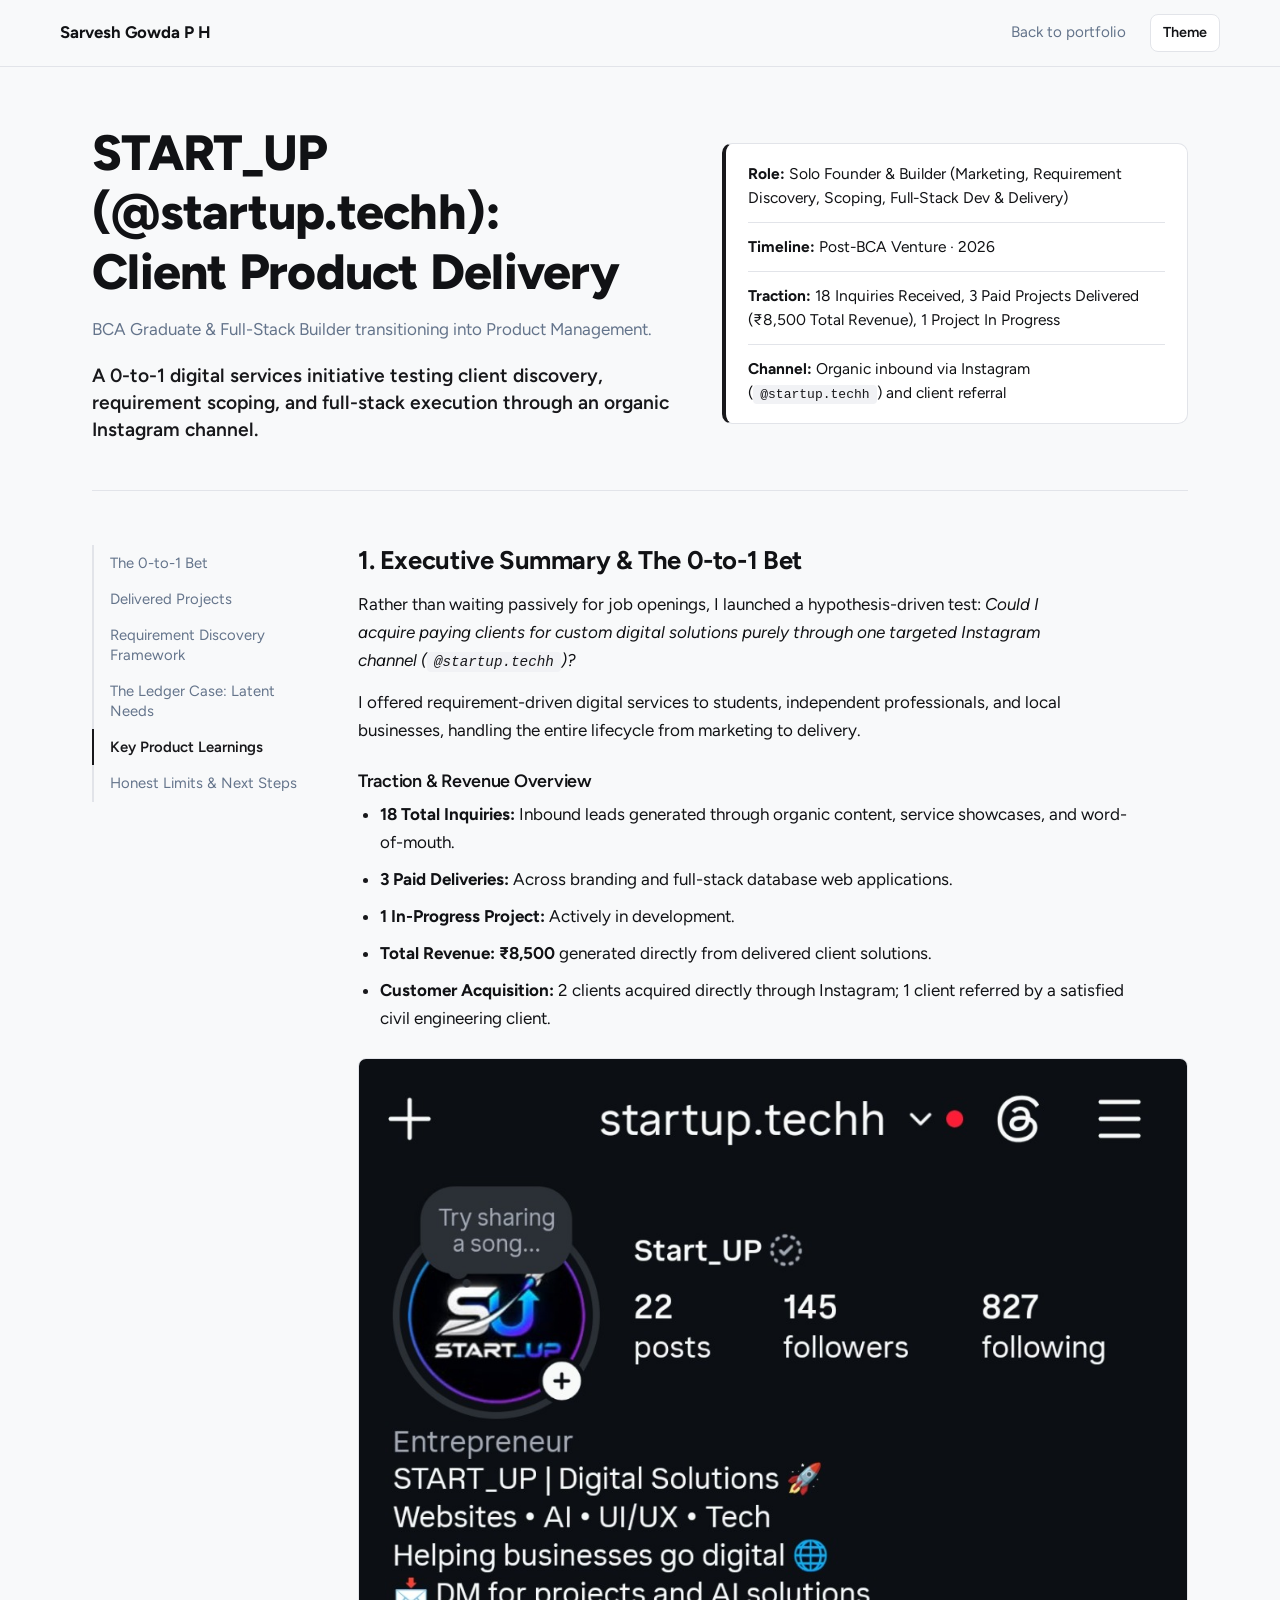
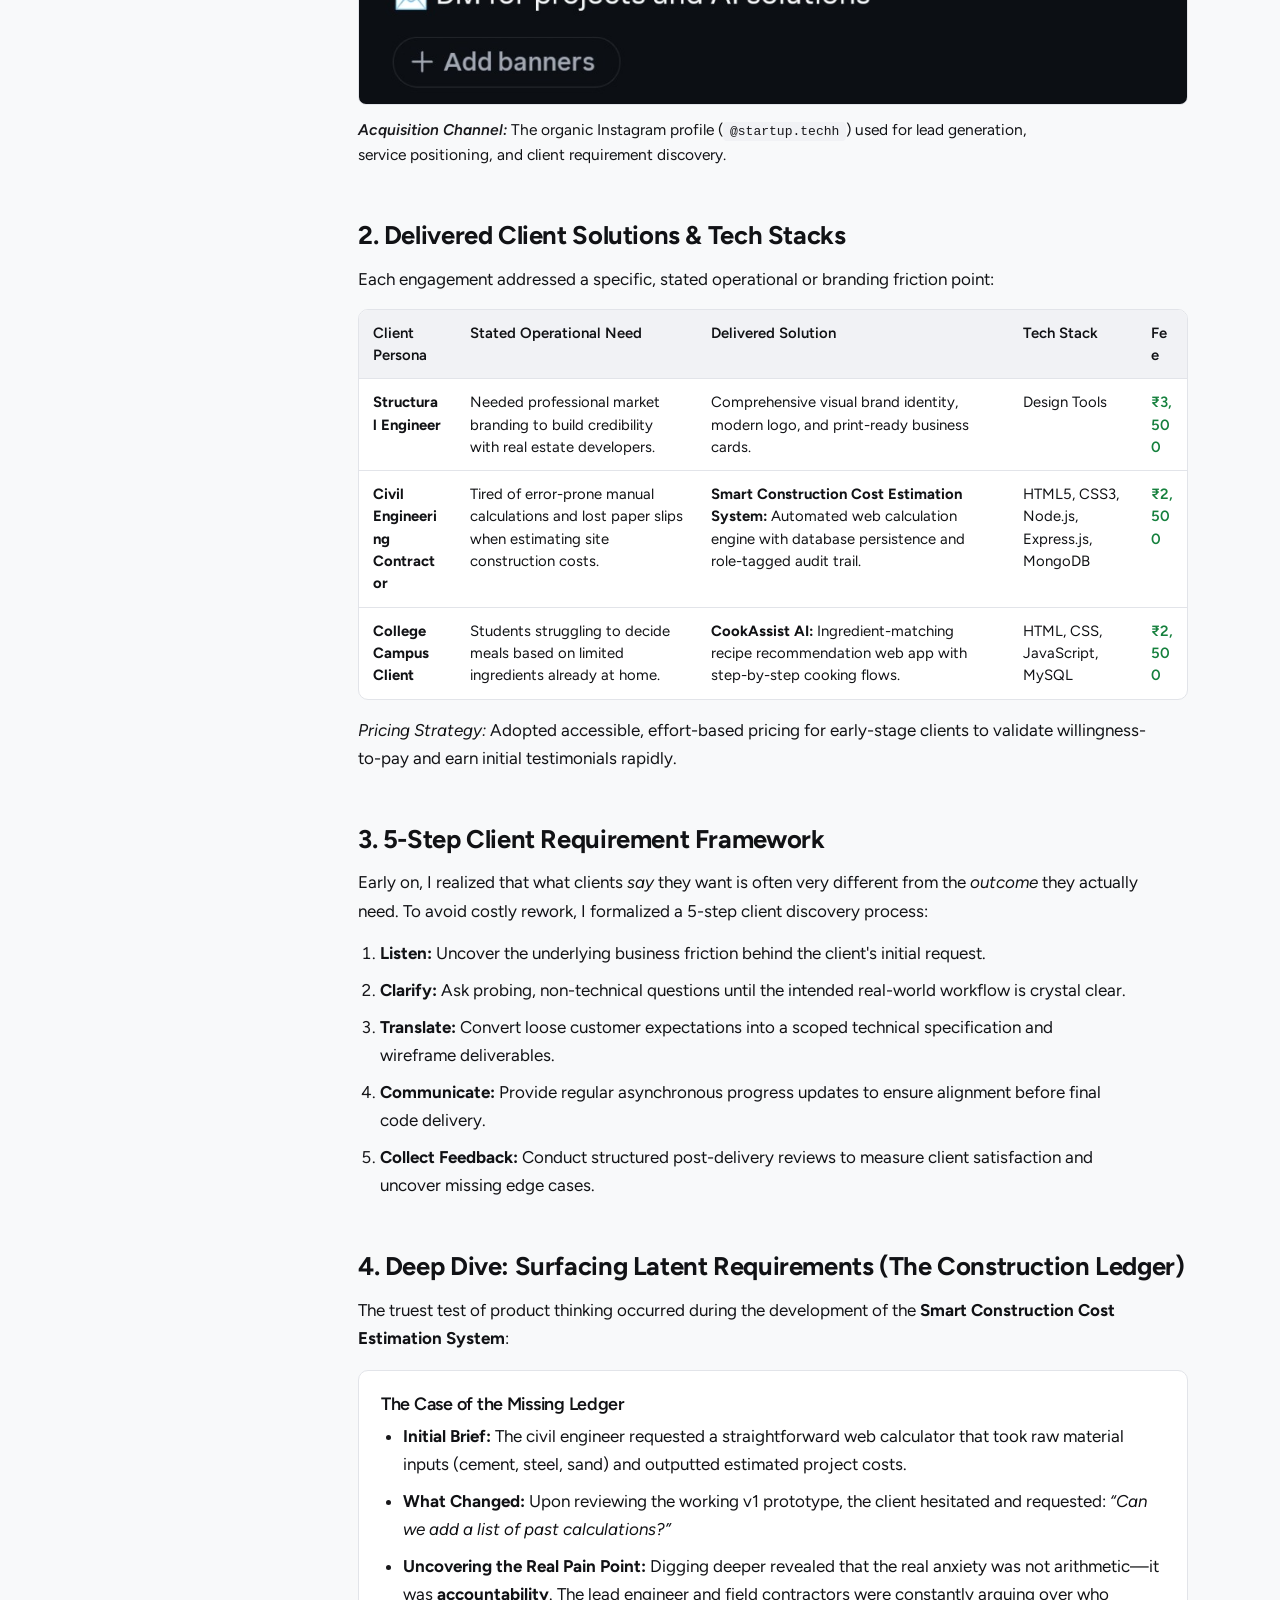
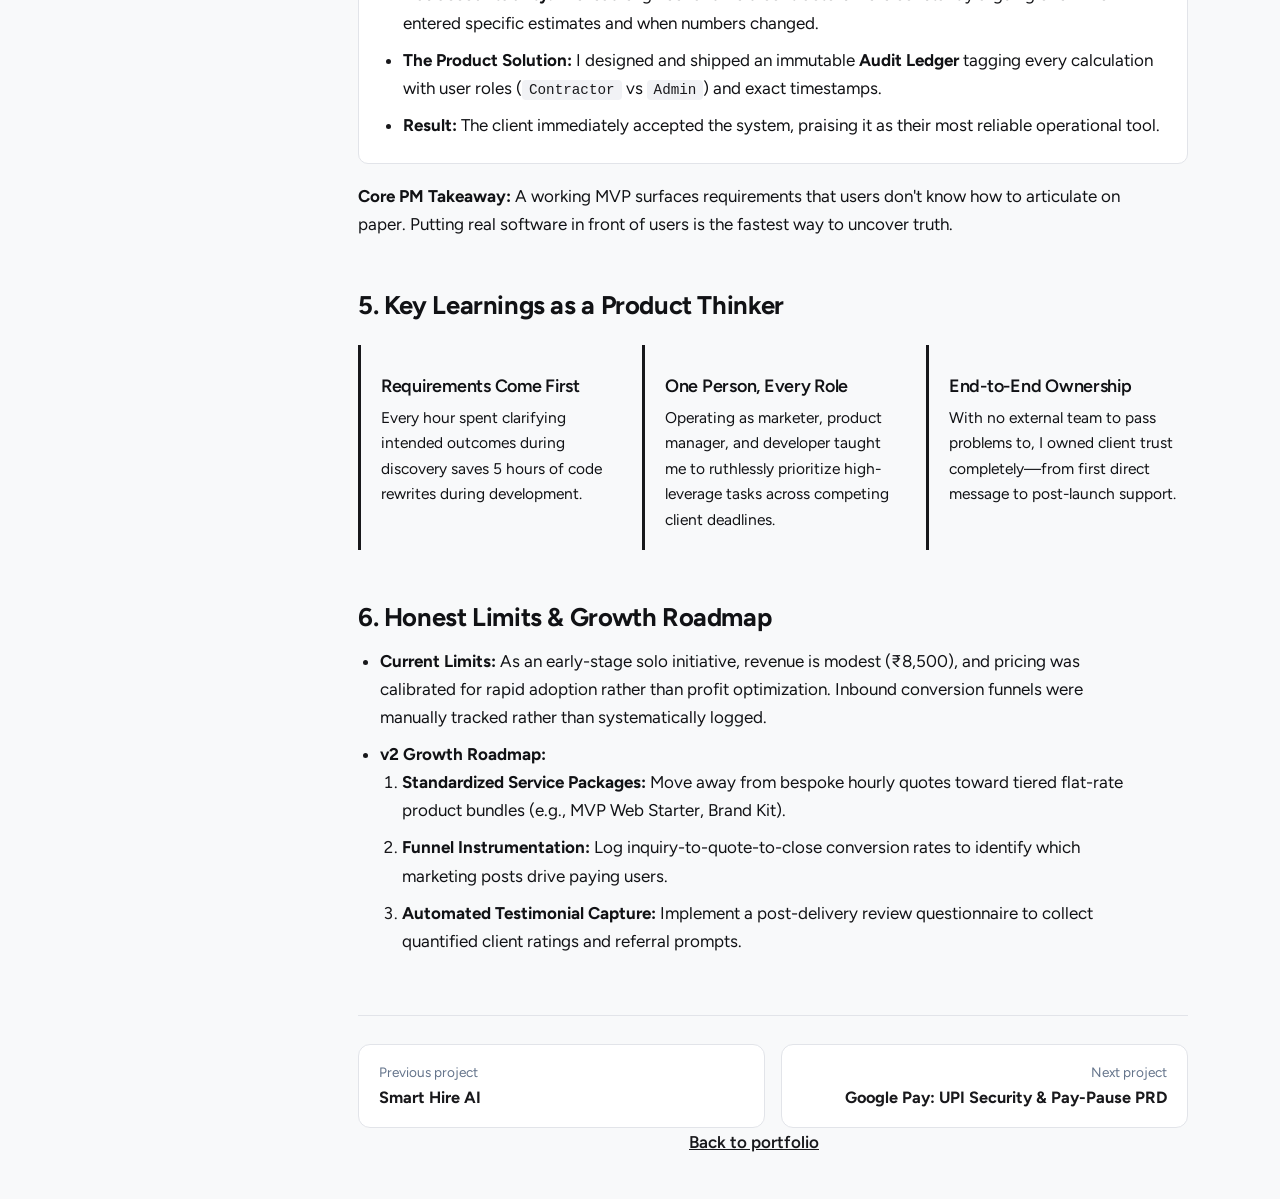
<file: startup-techh.html>
<!DOCTYPE html>
<html lang="en">
<head>
<meta charset="utf-8">
<meta name="viewport" content="width=device-width, initial-scale=1, viewport-fit=cover">
<title>START_UP (@startup.techh) | Product Case Study | Sarvesh Gowda P H</title>
<meta name="description" content="START_UP: 0-to-1 Client Discovery, Requirement Scoping, and Digital Product Delivery generating ₹8,500 across 3 paid client engagements.">
<meta property="og:type" content="website">
<meta property="og:title" content="START_UP (@startup.techh) | Product Case Study | Sarvesh Gowda P H">
<meta property="og:description" content="START_UP: 0-to-1 Client Discovery, Requirement Scoping, and Digital Product Delivery generating ₹8,500 across 3 paid client engagements.">
<meta property="og:url" content="https://phsarvesh765-max.github.io/Product_Portfolio/startup-techh.html">
<meta property="og:image" content="https://phsarvesh765-max.github.io/Product_Portfolio/images/su-instagram.jpg">
<link rel="icon" href="favicon.svg" type="image/svg+xml">
<link rel="preconnect" href="https://fonts.googleapis.com"><link rel="preconnect" href="https://fonts.gstatic.com" crossorigin>
<link href="https://fonts.googleapis.com/css2?family=Figtree:wght@400;500;600;700;800&display=swap" rel="stylesheet">
<link rel="stylesheet" href="style.css">
</head>
<body>
<div id="progress"></div>
<div class="barwrap"><div class="w bar"><a class="name" href="index.html">Sarvesh Gowda P H</a><nav class="nav" aria-label="Primary"><a href="index.html">Back to portfolio</a><button class="tbtn" type="button" aria-label="Switch light or dark theme">Theme</button></nav></div></div>
<main class="w">
<header class="hero">
  <div>
    <h1>START_UP (@startup.techh): Client Product Delivery</h1>
    <p class="byline">BCA Graduate &amp; Full-Stack Builder transitioning into Product Management.</p>
    <p class="sub">A 0-to-1 digital services initiative testing client discovery, requirement scoping, and full-stack execution through an organic Instagram channel.</p>
  </div>
  <div class="meta">
    <p><b>Role:</b> Solo Founder &amp; Builder (Marketing, Requirement Discovery, Scoping, Full-Stack Dev &amp; Delivery)</p>
    <p><b>Timeline:</b> Post-BCA Venture · 2026</p>
    <p><b>Traction:</b> 18 Inquiries Received, 3 Paid Projects Delivered (₹8,500 Total Revenue), 1 Project In Progress</p>
    <p><b>Channel:</b> Organic inbound via Instagram (<code>@startup.techh</code>) and client referral</p>
  </div>
</header>

<div class="layout">
<nav class="rail" aria-label="Sections">
  <a href="#s1">The 0-to-1 Bet</a>
  <a href="#s2">Delivered Projects</a>
  <a href="#s3">Requirement Discovery Framework</a>
  <a href="#s4">The Ledger Case: Latent Needs</a>
  <a href="#s5">Key Product Learnings</a>
  <a href="#s6">Honest Limits &amp; Next Steps</a>
</nav>

<div class="content">

  <section id="s1">
    <h2>1. Executive Summary &amp; The 0-to-1 Bet</h2>
    <p>Rather than waiting passively for job openings, I launched a hypothesis-driven test: <em>Could I acquire paying clients for custom digital solutions purely through one targeted Instagram channel (<code>@startup.techh</code>)?</em></p>
    <p>I offered requirement-driven digital services to students, independent professionals, and local businesses, handling the entire lifecycle from marketing to delivery.</p>
    <h3>Traction &amp; Revenue Overview</h3>
    <ul>
      <li><b>18 Total Inquiries:</b> Inbound leads generated through organic content, service showcases, and word-of-mouth.</li>
      <li><b>3 Paid Deliveries:</b> Across branding and full-stack database web applications.</li>
      <li><b>1 In-Progress Project:</b> Actively in development.</li>
      <li><b>Total Revenue:</b> <b>₹8,500</b> generated directly from delivered client solutions.</li>
      <li><b>Customer Acquisition:</b> 2 clients acquired directly through Instagram; 1 client referred by a satisfied civil engineering client.</li>
    </ul>
    <figure>
      <img src="images/su-instagram.jpg" alt="Official Instagram Page for START_UP @startup.techh" loading="lazy">
      <figcaption><em>Acquisition Channel:</em> The organic Instagram profile (<code>@startup.techh</code>) used for lead generation, service positioning, and client requirement discovery.</figcaption>
    </figure>
  </section>

  <section id="s2">
    <h2>2. Delivered Client Solutions &amp; Tech Stacks</h2>
    <p>Each engagement addressed a specific, stated operational or branding friction point:</p>
    <div class="scroll" role="region" aria-label="Delivered Projects Table" tabindex="0">
      <table>
        <thead>
          <tr><th>Client Persona</th><th>Stated Operational Need</th><th>Delivered Solution</th><th>Tech Stack</th><th>Fee</th></tr>
        </thead>
        <tbody>
          <tr>
            <td><b>Structural Engineer</b></td>
            <td>Needed professional market branding to build credibility with real estate developers.</td>
            <td>Comprehensive visual brand identity, modern logo, and print-ready business cards.</td>
            <td>Design Tools</td>
            <td class="shipped">₹3,500</td>
          </tr>
          <tr>
            <td><b>Civil Engineering Contractor</b></td>
            <td>Tired of error-prone manual calculations and lost paper slips when estimating site construction costs.</td>
            <td><b>Smart Construction Cost Estimation System:</b> Automated web calculation engine with database persistence and role-tagged audit trail.</td>
            <td>HTML5, CSS3, Node.js, Express.js, MongoDB</td>
            <td class="shipped">₹2,500</td>
          </tr>
          <tr>
            <td><b>College Campus Client</b></td>
            <td>Students struggling to decide meals based on limited ingredients already at home.</td>
            <td><b>CookAssist AI:</b> Ingredient-matching recipe recommendation web app with step-by-step cooking flows.</td>
            <td>HTML, CSS, JavaScript, MySQL</td>
            <td class="shipped">₹2,500</td>
          </tr>
        </tbody>
      </table>
    </div>
    <p><em>Pricing Strategy:</em> Adopted accessible, effort-based pricing for early-stage clients to validate willingness-to-pay and earn initial testimonials rapidly.</p>
  </section>

  <section id="s3">
    <h2>3. 5-Step Client Requirement Framework</h2>
    <p>Early on, I realized that what clients <em>say</em> they want is often very different from the <em>outcome</em> they actually need. To avoid costly rework, I formalized a 5-step client discovery process:</p>
    <ol>
      <li><b>Listen:</b> Uncover the underlying business friction behind the client's initial request.</li>
      <li><b>Clarify:</b> Ask probing, non-technical questions until the intended real-world workflow is crystal clear.</li>
      <li><b>Translate:</b> Convert loose customer expectations into a scoped technical specification and wireframe deliverables.</li>
      <li><b>Communicate:</b> Provide regular asynchronous progress updates to ensure alignment before final code delivery.</li>
      <li><b>Collect Feedback:</b> Conduct structured post-delivery reviews to measure client satisfaction and uncover missing edge cases.</li>
    </ol>
  </section>

  <section id="s4">
    <h2>4. Deep Dive: Surfacing Latent Requirements (The Construction Ledger)</h2>
    <p>The truest test of product thinking occurred during the development of the <b>Smart Construction Cost Estimation System</b>:</p>
    <div class="persona">
      <h3>The Case of the Missing Ledger</h3>
      <ul>
        <li><b>Initial Brief:</b> The civil engineer requested a straightforward web calculator that took raw material inputs (cement, steel, sand) and outputted estimated project costs.</li>
        <li><b>What Changed:</b> Upon reviewing the working v1 prototype, the client hesitated and requested: <em>“Can we add a list of past calculations?”</em></li>
        <li><b>Uncovering the Real Pain Point:</b> Digging deeper revealed that the real anxiety was not arithmetic—it was <b>accountability</b>. The lead engineer and field contractors were constantly arguing over who entered specific estimates and when numbers changed.</li>
        <li><b>The Product Solution:</b> I designed and shipped an immutable <b>Audit Ledger</b> tagging every calculation with user roles (<code>Contractor</code> vs <code>Admin</code>) and exact timestamps.</li>
        <li><b>Result:</b> The client immediately accepted the system, praising it as their most reliable operational tool.</li>
      </ul>
    </div>
    <p><b>Core PM Takeaway:</b> A working MVP surfaces requirements that users don't know how to articulate on paper. Putting real software in front of users is the fastest way to uncover truth.</p>
  </section>

  <section id="s5">
    <h2>5. Key Learnings as a Product Thinker</h2>
    <div class="three">
      <div>
        <h3>Requirements Come First</h3>
        <p>Every hour spent clarifying intended outcomes during discovery saves 5 hours of code rewrites during development.</p>
      </div>
      <div>
        <h3>One Person, Every Role</h3>
        <p>Operating as marketer, product manager, and developer taught me to ruthlessly prioritize high-leverage tasks across competing client deadlines.</p>
      </div>
      <div>
        <h3>End-to-End Ownership</h3>
        <p>With no external team to pass problems to, I owned client trust completely—from first direct message to post-launch support.</p>
      </div>
    </div>
  </section>

  <section id="s6">
    <h2>6. Honest Limits &amp; Growth Roadmap</h2>
    <ul>
      <li><b>Current Limits:</b> As an early-stage solo initiative, revenue is modest (₹8,500), and pricing was calibrated for rapid adoption rather than profit optimization. Inbound conversion funnels were manually tracked rather than systematically logged.</li>
      <li><b>v2 Growth Roadmap:</b>
        <ol>
          <li><b>Standardized Service Packages:</b> Move away from bespoke hourly quotes toward tiered flat-rate product bundles (e.g., MVP Web Starter, Brand Kit).</li>
          <li><b>Funnel Instrumentation:</b> Log inquiry-to-quote-to-close conversion rates to identify which marketing posts drive paying users.</li>
          <li><b>Automated Testimonial Capture:</b> Implement a post-delivery review questionnaire to collect quantified client ratings and referral prompts.</li>
        </ol>
      </li>
    </ul>
  </section>

  <nav class="pager" aria-label="Project navigation">
    <a class="prev" href="smart-hire-ai.html"><small>Previous project</small><b>Smart Hire AI</b></a>
    <a class="next" href="gpay-teardown.html"><small>Next project</small><b>Google Pay: UPI Security &amp; Pay-Pause PRD</b></a>
  </nav>
  <p class="back"><a href="index.html">Back to portfolio</a></p>

</div>
</div>
</main>
<dialog id="lb" aria-label="Enlarged screenshot"><button type="button">Close</button><img alt=""></dialog>
<script src="site.js"></script>
</body>
</html>
</file>
<file: style.css>
:root {
  --bg: #0A0B0D;
  --surface: #131418;
  --ink: #F3F4F6;
  --muted: #9CA3AF;
  --line: #22242B;
  --accent: #FFFFFF;
  --accent-ink: #0A0B0D;
  --chip: #1A1C23;
  --ship: #4ADE80;
  --cut: #FBBF24;
  --bar: rgba(10, 11, 13, .9);
  color-scheme: dark;
}

@media (prefers-color-scheme: light) {
  :root:not([data-theme="dark"]) {
    --bg: #F8F9FA;
    --surface: #FFFFFF;
    --ink: #111215;
    --muted: #64748B;
    --line: #E2E4E9;
    --accent: #18181B;
    --accent-ink: #FFFFFF;
    --chip: #F1F2F5;
    --ship: #15803D;
    --cut: #B45309;
    --bar: rgba(248, 249, 250, .9);
    color-scheme: light;
  }
}

:root[data-theme="light"] {
  --bg: #F8F9FA;
  --surface: #FFFFFF;
  --ink: #111215;
  --muted: #64748B;
  --line: #E2E4E9;
  --accent: #18181B;
  --accent-ink: #FFFFFF;
  --chip: #F1F2F5;
  --ship: #15803D;
  --cut: #B45309;
  --bar: rgba(248, 249, 250, .9);
  color-scheme: light;
}

:root[data-theme="dark"] {
  --bg: #0A0B0D;
  --surface: #131418;
  --ink: #F3F4F6;
  --muted: #9CA3AF;
  --line: #22242B;
  --accent: #FFFFFF;
  --accent-ink: #0A0B0D;
  --chip: #1A1C23;
  --ship: #4ADE80;
  --cut: #FBBF24;
  --bar: rgba(10, 11, 13, .9);
  color-scheme: dark;
}

*, *::before, *::after {
  box-sizing: border-box;
}

html {
  scroll-behavior: smooth;
  scroll-padding-top: 90px;
}

body {
  margin: 0;
  background: var(--bg);
  color: var(--ink);
  font-family: "Figtree", "Segoe UI", system-ui, -apple-system, Arial, sans-serif;
  font-size: 17px;
  line-height: 1.65;
  text-align: left;
  overflow-wrap: anywhere;
}

a {
  color: inherit;
}

:focus-visible {
  outline: 3px solid var(--accent);
  outline-offset: 3px;
  border-radius: 6px;
}

h1, h2, h3, h4 {
  text-wrap: balance;
  line-height: 1.2;
  letter-spacing: -.015em;
  margin: 0;
}

p, li, figcaption {
  text-wrap: pretty;
}

code {
  font-family: ui-monospace, SFMono-Regular, Menlo, Consolas, monospace;
  font-size: .84em;
  background: var(--chip);
  padding: 2px 7px;
  border-radius: 4px;
  color: var(--accent);
}

.w {
  max-width: 1160px;
  margin: 0 auto;
  padding: 0 32px;
}

#progress {
  position: fixed;
  top: 0;
  left: 0;
  height: 3px;
  width: 0;
  background: var(--accent);
  z-index: 60;
}

.barwrap {
  position: sticky;
  top: 0;
  z-index: 40;
  background: var(--bar);
  backdrop-filter: blur(10px);
  -webkit-backdrop-filter: blur(10px);
  border-bottom: 1px solid var(--line);
}

.bar {
  display: flex;
  align-items: center;
  justify-content: space-between;
  gap: 16px;
  padding: 14px 0;
  position: relative;
}

.bar .name {
  font-weight: 700;
  font-size: 1.05rem;
  text-decoration: none;
  white-space: nowrap;
}

.nav {
  display: flex;
  align-items: center;
  gap: 24px;
  font-size: .95rem;
}

.nav a {
  text-decoration: none;
  color: var(--muted);
  transition: color .15s ease;
}

.nav a:hover {
  color: var(--ink);
}

.tbtn, .menu-btn {
  font: inherit;
  font-size: .9rem;
  font-weight: 600;
  color: var(--ink);
  background: var(--surface);
  border: 1.5px solid var(--line);
  border-radius: 8px;
  padding: 6px 12px;
  cursor: pointer;
  transition: border-color .15s ease, background-color .15s ease;
}

.tbtn:hover, .menu-btn:hover {
  border-color: var(--accent);
}

.menu-btn {
  display: none;
}

/* Hero */
.hero {
  display: grid;
  grid-template-columns: minmax(0, 1.25fr) minmax(0, 1fr);
  gap: 48px;
  align-items: center;
  padding: 56px 0 46px;
  border-bottom: 1px solid var(--line);
}

.hero h1 {
  font-size: clamp(2rem, 4.6vw, 3.1rem);
  font-weight: 800;
  margin-bottom: 14px;
}

.sub {
  font-size: 1.2rem;
  font-weight: 600;
  line-height: 1.4;
  margin: 0;
  color: var(--accent);
}

.byline {
  color: var(--muted);
  margin: 8px 0 20px;
}

.meta {
  background: var(--surface);
  border: 1px solid var(--line);
  border-left: 4px solid var(--accent);
  border-radius: 10px;
  padding: 6px 22px;
}

.meta p {
  margin: 0;
  padding: 12px 0;
  border-bottom: 1px solid var(--line);
  font-size: .97rem;
  line-height: 1.55;
}

.meta p:last-child {
  border-bottom: 0;
}

.hero.home {
  grid-template-columns: minmax(0, 1.4fr) minmax(0, 1fr);
  align-items: start;
  padding: 60px 0 56px;
}

.hero.home h1 {
  font-size: clamp(3rem, 7.5vw, 5.75rem);
  line-height: .98;
  letter-spacing: -.035em;
  margin-bottom: 20px;
}

.role {
  font-size: 1.22rem;
  font-weight: 600;
  color: var(--accent);
  margin: 0 0 14px;
}

.vp {
  font-size: 1.18rem;
  line-height: 1.58;
  max-width: 36ch;
  margin: 0 0 24px;
}

.contact {
  display: flex;
  flex-wrap: wrap;
  gap: 10px;
}

.btn {
  display: inline-flex;
  align-items: center;
  justify-content: center;
  padding: 11px 18px;
  border-radius: 8px;
  font-weight: 600;
  font-size: .95rem;
  text-decoration: none;
  border: 1.5px solid var(--line);
  background: var(--surface);
  transition: transform .15s ease, border-color .15s ease;
}

.btn.main {
  background: var(--accent);
  border-color: var(--accent);
  color: var(--accent-ink);
}

.btn:hover {
  transform: translateY(-1px);
  border-color: var(--accent);
}

.loc {
  margin: 16px 0 0;
  color: var(--muted);
  font-size: .95rem;
}

.pills {
  display: grid;
  gap: 14px;
  margin: 0;
  padding: 0;
  list-style: none;
}

.pill {
  background: var(--surface);
  border: 1px solid var(--line);
  border-radius: 12px;
  padding: 18px 20px;
  font-size: .97rem;
  line-height: 1.5;
}

.pill b {
  display: block;
  font-size: 1.03rem;
  margin-bottom: 4px;
}

.pill span {
  color: var(--muted);
}

/* Home Sections */
section.blk {
  padding: 58px 0;
  border-top: 1px solid var(--line);
}

.home-wrap > section.blk:first-of-type {
  border-top: 0;
}

section.blk h2 {
  font-size: clamp(1.7rem, 3.4vw, 2.3rem);
  font-weight: 700;
  margin-bottom: 10px;
}

.lede {
  color: var(--muted);
  margin: 0 0 28px;
  max-width: 64ch;
}

.lead-link {
  display: inline-block;
  font-weight: 600;
  color: var(--accent);
  margin: -8px 0 24px;
}

.grid {
  display: grid;
  grid-template-columns: repeat(auto-fit, minmax(340px, 1fr));
  gap: 22px;
}

.card {
  display: flex;
  flex-direction: column;
  background: var(--surface);
  border: 1px solid var(--line);
  border-radius: 14px;
  padding: 20px;
  text-decoration: none;
  transition: border-color .2s ease, transform .2s ease;
}

.card:hover {
  border-color: var(--accent);
  transform: translateY(-3px);
}

.thumb {
  aspect-ratio: 16/10;
  background: var(--bg);
  border: 1px solid var(--line);
  border-radius: 10px;
  overflow: hidden;
  display: flex;
  align-items: center;
  justify-content: center;
  padding: 6px;
  margin-bottom: 16px;
}

.thumb img {
  width: 100%;
  height: 100%;
  object-fit: contain;
  object-position: center;
  border-radius: 6px;
  display: block;
}

.thumb.type {
  flex-direction: column;
  align-items: flex-start;
  justify-content: flex-end;
  gap: 10px;
  padding: 20px;
  background: var(--accent);
  color: var(--accent-ink);
  border-color: var(--accent);
}

.thumb.type b {
  font-size: 2.3rem;
  line-height: 1;
  font-weight: 800;
  letter-spacing: -.03em;
}

.thumb.type .chip {
  background: rgba(255, 255, 255, .18);
  color: inherit;
}

.tags {
  display: flex;
  flex-wrap: wrap;
  gap: 8px;
  margin: 0 0 12px;
}

.chip {
  background: var(--chip);
  border-radius: 999px;
  padding: 4px 12px;
  font-size: .82rem;
  font-weight: 500;
  color: var(--muted);
}

.card h3 {
  font-size: 1.25rem;
  margin: 0 0 10px;
}

.card p {
  margin: 0 0 12px;
  font-size: .95rem;
  line-height: 1.6;
}

.k {
  font-weight: 700;
}

.card .meta2 {
  color: var(--muted);
  font-size: .88rem;
  margin-top: auto;
  padding-top: 8px;
}

.go {
  font-weight: 600;
  color: var(--accent);
  margin-top: 10px;
  border-top: 1px solid var(--line);
  padding-top: 14px;
  display: block;
}

.card:hover .go {
  text-decoration: underline;
}

.lead > div {
  display: grid;
  grid-template-columns: 240px minmax(0, 1fr);
  gap: 32px;
  padding: 22px 0;
  border-bottom: 1px solid var(--line);
}

.lead > div:last-child {
  border-bottom: 0;
}

.lead h3 {
  font-size: 1.1rem;
  line-height: 1.35;
}

.lead small {
  display: block;
  color: var(--muted);
  font-size: .88rem;
  font-weight: 500;
  margin-top: 4px;
}

.lead p {
  margin: 0;
  max-width: 68ch;
}

.three {
  display: grid;
  grid-template-columns: repeat(3, minmax(0, 1fr));
  gap: 22px;
  margin-top: 24px;
}

.three div {
  border-left: 3px solid var(--accent);
  padding: 4px 0 4px 20px;
}

.three h3 {
  font-size: 1.12rem;
  margin-bottom: 8px;
}

.three p {
  margin: 0;
  font-size: .97rem;
}

.foot {
  display: grid;
  grid-template-columns: repeat(2, minmax(0, 1fr));
  gap: 48px;
}

.foot h3 {
  font-size: 1.12rem;
  margin: 0 0 14px;
}

.sg {
  margin: 0 0 20px;
}

.sg h4 {
  margin: 0 0 8px;
  font-size: .82rem;
  font-weight: 600;
  color: var(--muted);
  letter-spacing: .02em;
}

.chips {
  display: flex;
  flex-wrap: wrap;
  gap: 8px;
}

.chips .chip {
  background: var(--surface);
  border: 1px solid var(--line);
  color: var(--ink);
}

.foot ul {
  margin: 0 0 28px;
  padding-left: 20px;
}

.foot li {
  margin-bottom: 10px;
  font-size: .97rem;
}

.end {
  padding: 32px 0 56px;
  border-top: 1px solid var(--line);
  color: var(--muted);
  font-size: .92rem;
  display: flex;
  flex-wrap: wrap;
  gap: 8px 24px;
  justify-content: space-between;
}

/* Case Study Pages */
.layout {
  display: grid;
  grid-template-columns: 210px minmax(0, 1fr);
  gap: 56px;
  margin-top: 20px;
}

.rail {
  position: sticky;
  top: 92px;
  align-self: start;
  padding-top: 34px;
  font-size: .93rem;
}

.rail a {
  display: block;
  color: var(--muted);
  text-decoration: none;
  padding: 8px 0 8px 16px;
  border-left: 2px solid var(--line);
  line-height: 1.35;
}

.rail a:hover {
  color: var(--ink);
}

.rail a.on {
  color: var(--accent);
  border-left-color: var(--accent);
  font-weight: 600;
}

.content {
  max-width: 860px;
  padding-bottom: 30px;
  min-width: 0;
}

.content section {
  margin-top: 52px;
}

.content section:first-child {
  margin-top: 34px;
}

.content h2 {
  font-size: 1.6rem;
  font-weight: 700;
  margin-bottom: 14px;
}

.content h3 {
  font-size: 1.12rem;
  margin: 26px 0 8px;
  font-weight: 600;
}

.content p {
  margin: 0 0 14px;
  max-width: 72ch;
}

.content ol, .content ul {
  padding-left: 22px;
  margin: 0 0 14px;
  max-width: 72ch;
}

.content li {
  margin-bottom: 9px;
}

.content li::marker {
  color: var(--accent);
}

.content ul.fr {
  margin: 6px 0 0;
  padding-left: 20px;
}

.persona {
  background: var(--surface);
  border: 1px solid var(--line);
  border-radius: 10px;
  padding: 4px 22px 10px;
  margin: 18px 0;
}

.personas {
  display: grid;
  grid-template-columns: repeat(2, minmax(0, 1fr));
  gap: 20px;
  margin: 18px 0;
}

.personas .persona {
  margin: 0;
}

.persona h3 {
  margin-top: 18px;
}

.scroll {
  overflow-x: auto;
  -webkit-overflow-scrolling: touch;
  border: 1px solid var(--line);
  border-radius: 10px;
  background: var(--surface);
  margin: 16px 0;
  max-width: 100%;
}

table {
  border-collapse: collapse;
  width: 100%;
  min-width: 640px;
  font-size: .93rem;
  line-height: 1.5;
}

th, td {
  text-align: left;
  padding: 12px 14px;
  border-bottom: 1px solid var(--line);
  vertical-align: top;
}

th {
  font-weight: 600;
  background: var(--chip);
}

tr:last-child td {
  border-bottom: 0;
}

td:first-child {
  font-weight: 600;
}

.shipped {
  color: var(--ship);
  font-weight: 600;
}

.cut {
  color: var(--cut);
  font-weight: 600;
}

figure {
  margin: 26px 0 8px;
}

figure img {
  width: 100%;
  height: auto;
  display: block;
  border-radius: 8px;
  border: 1px solid var(--line);
  cursor: zoom-in;
}

figcaption {
  font-size: .97rem;
  margin-top: 12px;
  max-width: 72ch;
}

figcaption em {
  color: var(--accent);
  font-weight: 600;
}

.figs {
  display: grid;
  gap: 18px;
}

.figs figure {
  margin: 0;
}

.fl {
  font-size: .97rem;
  margin: 12px 0 0 !important;
}

.screen h3 {
  margin-top: 40px;
}

figure.photo {
  display: grid;
  grid-template-columns: minmax(0, 340px) minmax(0, 1fr);
  gap: 32px;
  align-items: center;
  margin: 30px 0 8px;
}

figure.photo figcaption {
  margin: 0;
  font-size: 1.05rem;
  line-height: 1.6;
}

.pager {
  display: grid;
  grid-template-columns: repeat(2, minmax(0, 1fr));
  gap: 16px;
  margin-top: 60px;
  padding-top: 28px;
  border-top: 1px solid var(--line);
}

.pager a {
  display: block;
  text-decoration: none;
  background: var(--surface);
  border: 1px solid var(--line);
  border-radius: 12px;
  padding: 16px 20px;
  transition: border-color .2s ease;
}

.pager a:hover {
  border-color: var(--accent);
}

.pager small {
  display: block;
  color: var(--muted);
  font-size: .85rem;
}

.pager b {
  font-size: 1.02rem;
  color: var(--accent);
}

.pager .next {
  text-align: right;
  grid-column: 2;
}

.pager .prev {
  grid-column: 1;
}

.back {
  margin-top: 18px;
  text-align: center;
}

.back a {
  color: var(--accent);
  font-weight: 600;
}

/* Lightbox */
dialog#lb {
  border: 0;
  padding: 0;
  background: transparent;
  max-width: 96vw;
  max-height: 94vh;
  overflow: visible;
}

dialog#lb::backdrop {
  background: rgba(8, 9, 16, .86);
}

dialog#lb img {
  display: block;
  max-width: 96vw;
  max-height: 88vh;
  border-radius: 10px;
  background: var(--surface);
}

dialog#lb button {
  position: absolute;
  top: -44px;
  right: 0;
  font: inherit;
  font-weight: 600;
  background: var(--surface);
  color: var(--ink);
  border: 1px solid var(--line);
  border-radius: 8px;
  padding: 8px 14px;
  cursor: pointer;
}

/* Tablet Breakpoints */
@media (max-width: 1024px) {
  .grid {
    grid-template-columns: repeat(2, minmax(0, 1fr));
  }
}

@media (max-width: 980px) {
  .hero, .hero.home {
    grid-template-columns: 1fr;
    gap: 30px;
  }
  .hero.home {
    padding-top: 40px;
  }
  .layout {
    grid-template-columns: 1fr;
  }
  .rail {
    display: none;
  }
  .personas {
    grid-template-columns: 1fr;
  }
}

/* Mobile & Small Tablet Breakpoints */
@media (max-width: 900px) {
  .grid, .three, .foot {
    grid-template-columns: 1fr;
  }
  .lead > div {
    grid-template-columns: 1fr;
    gap: 8px;
  }
  .menu-btn {
    display: inline-flex;
    align-items: center;
  }
  .nav.hasmenu {
    display: none;
    position: absolute;
    top: calc(100% + 4px);
    left: 0;
    right: 0;
    flex-direction: column;
    align-items: stretch;
    gap: 0;
    background: var(--surface);
    border: 1px solid var(--line);
    border-radius: 12px;
    padding: 10px 18px 16px;
    box-shadow: 0 12px 30px rgba(0, 0, 0, .18);
  }
  .nav.hasmenu.open {
    display: flex;
  }
  .nav.hasmenu a {
    padding: 12px 0;
    width: 100%;
    border-bottom: 1px solid var(--line);
  }
  .nav.hasmenu .tbtn {
    margin-top: 12px;
    width: 100%;
    text-align: center;
  }
  figure.photo {
    grid-template-columns: 1fr;
    gap: 16px;
  }
  .pager {
    grid-template-columns: 1fr;
  }
  .pager .next, .pager .prev {
    grid-column: auto;
    text-align: left;
  }
}

@media (max-width: 520px) {
  .w {
    padding: 0 18px;
  }
  body {
    font-size: 16px;
  }
  .thumb.type b {
    font-size: 2rem;
  }
  .btn {
    flex: 1 1 auto;
  }
}

@media (prefers-reduced-motion: reduce) {
  *, *::before, *::after {
    transition: none !important;
    animation: none !important;
    scroll-behavior: auto !important;
  }
}
</file>
